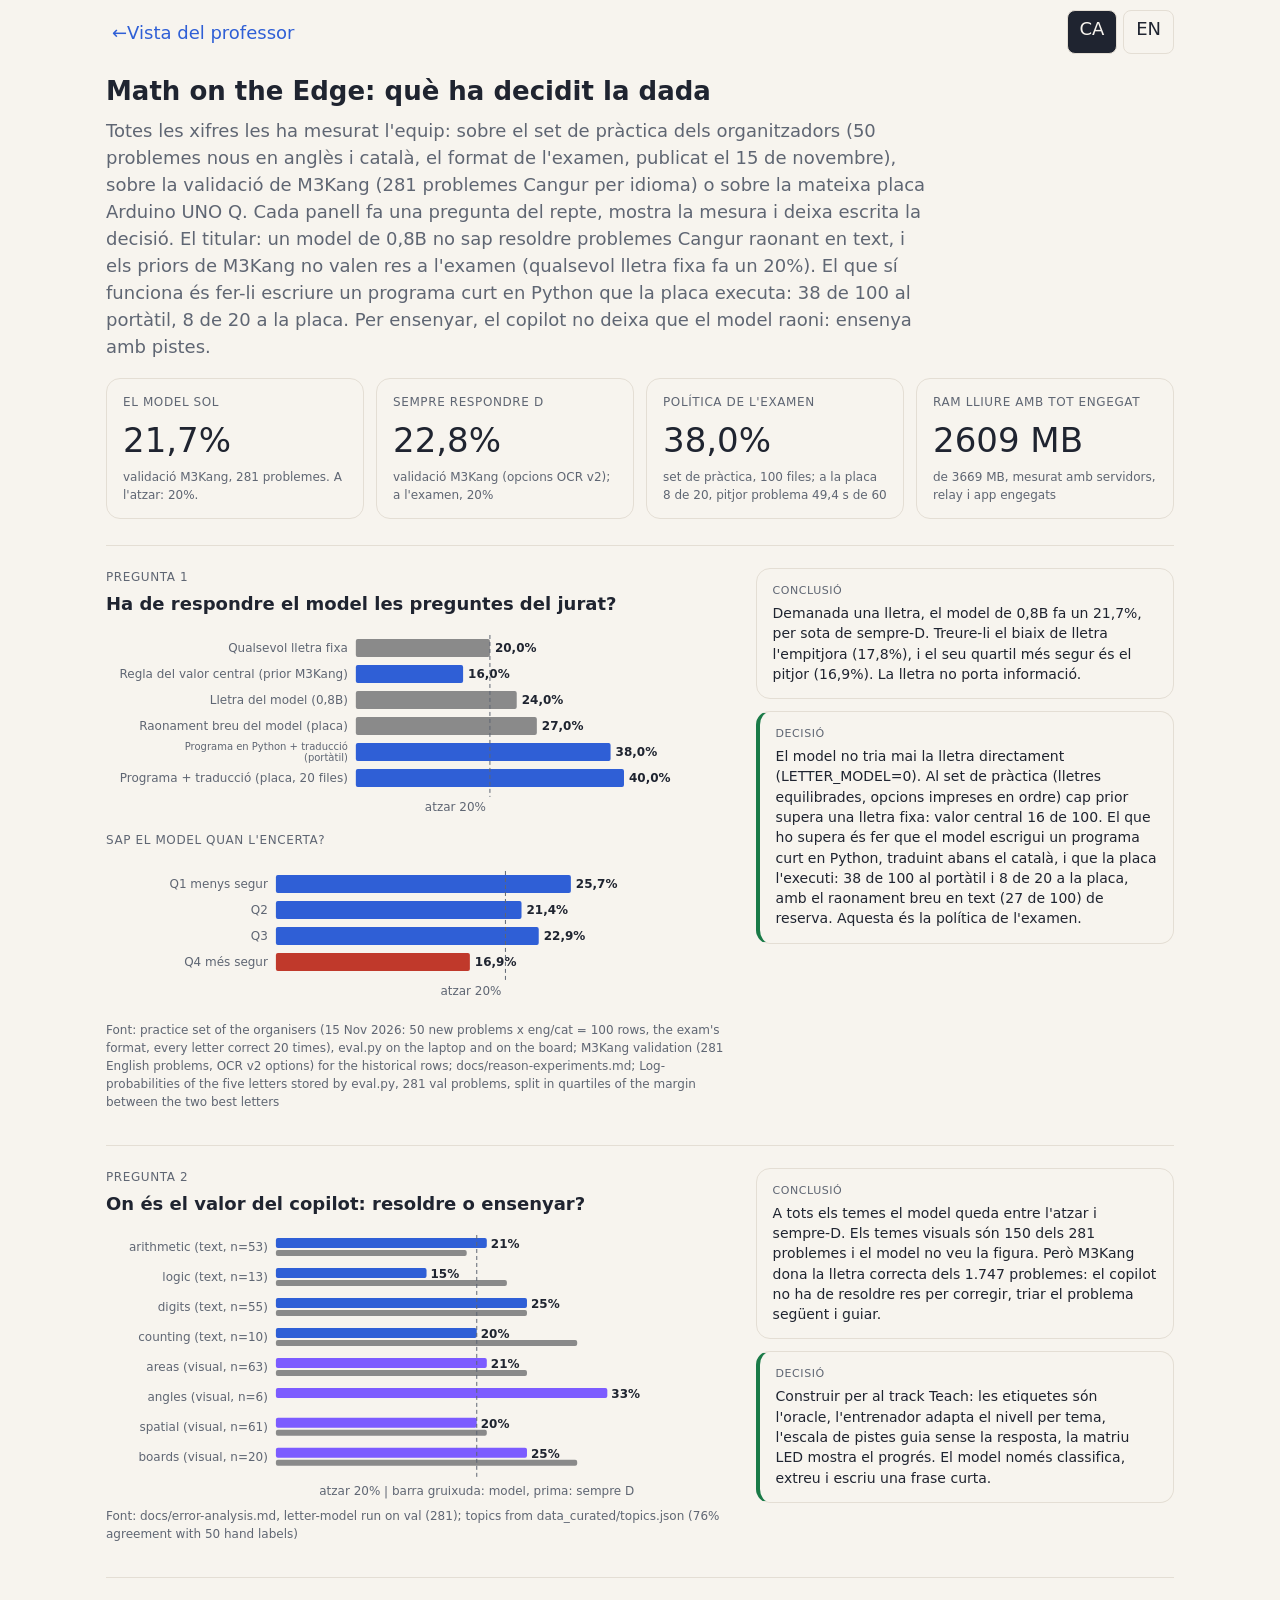
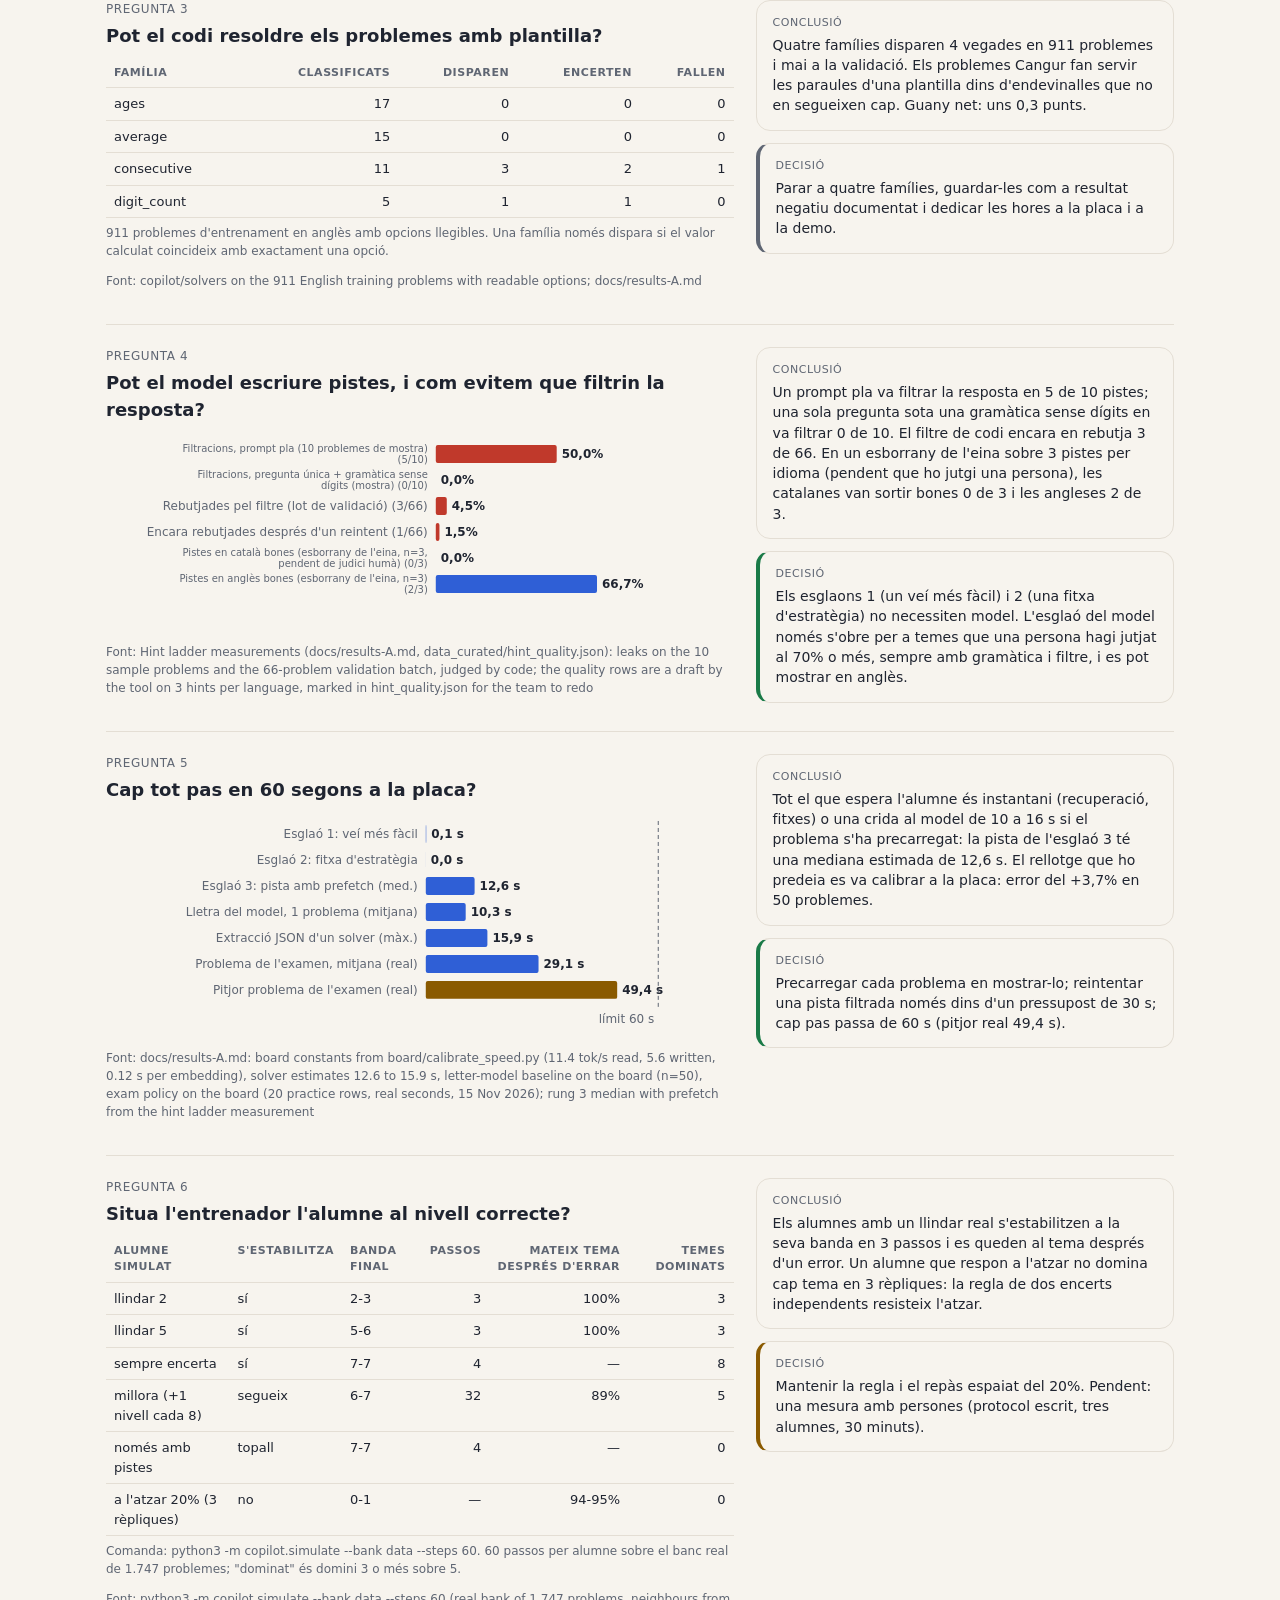
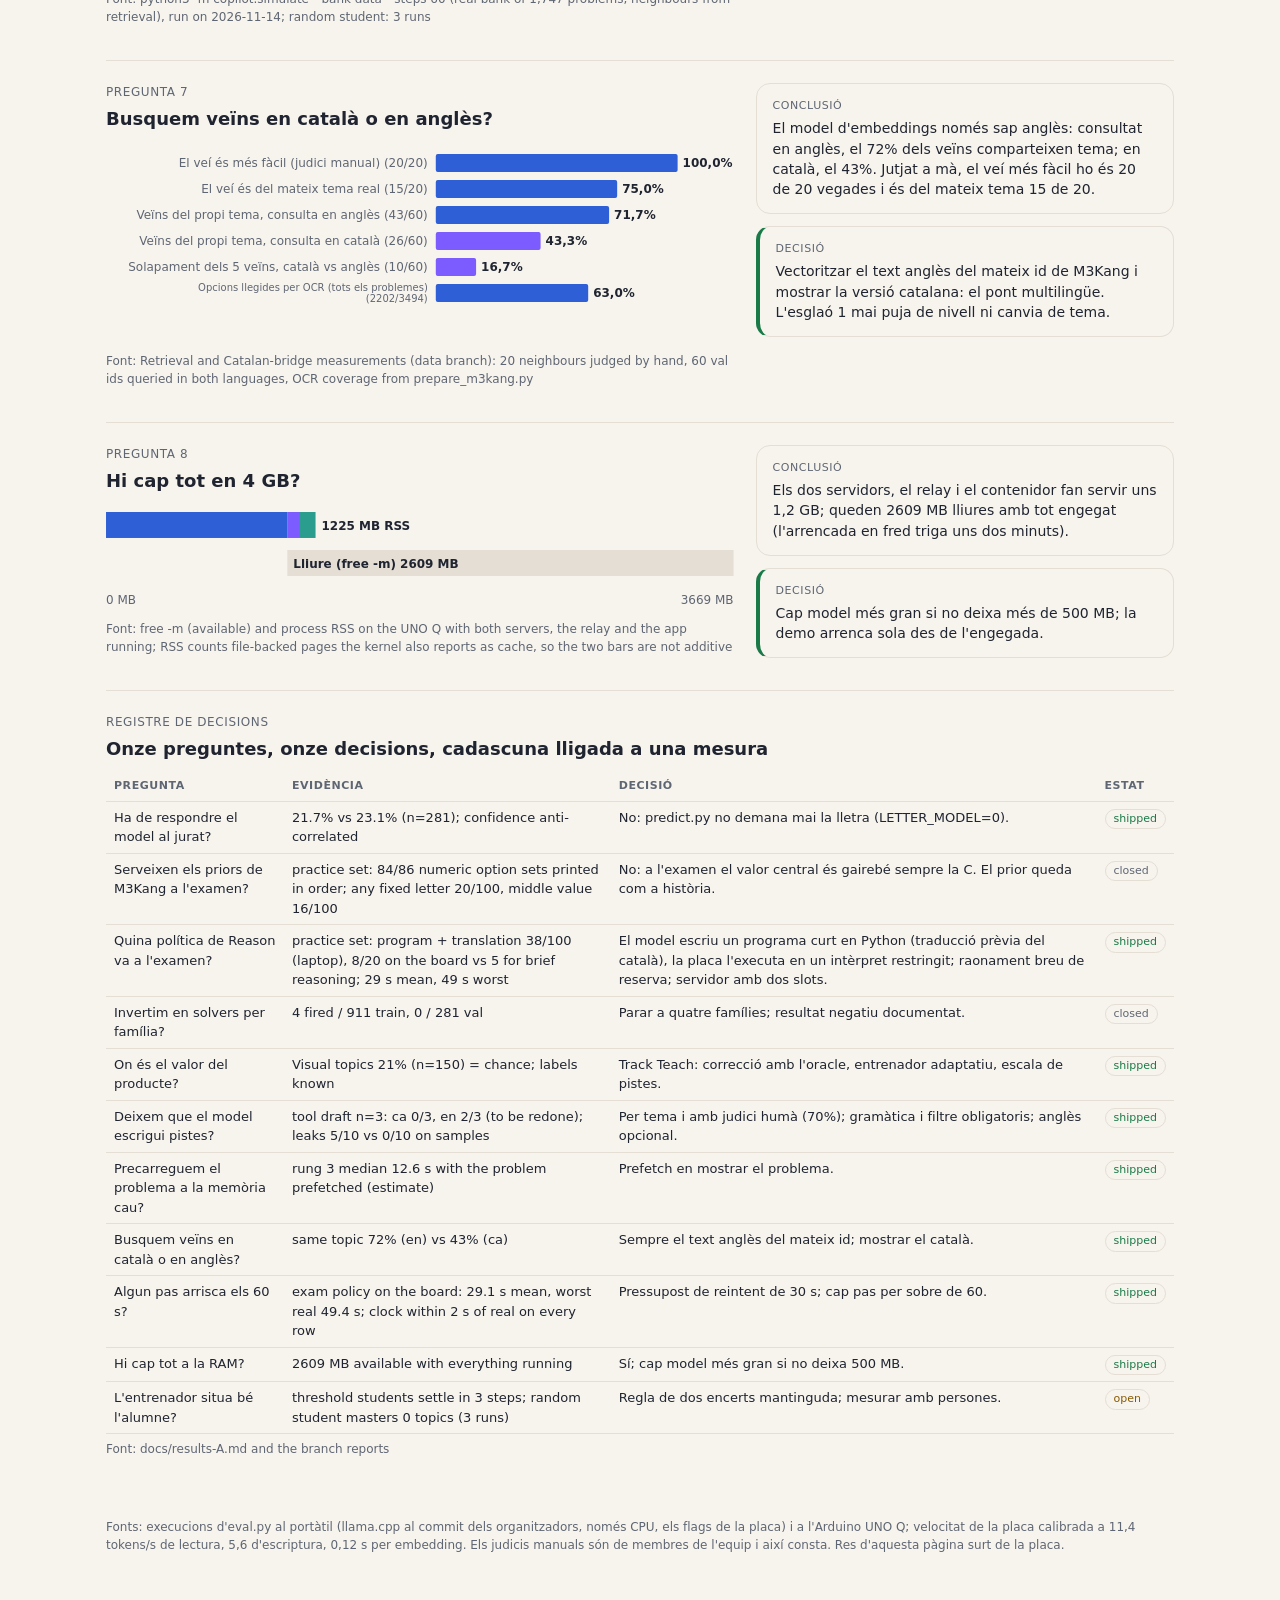
<file: assets/dashboard.html>
<!doctype html>
<html lang="ca">
<head>
<meta charset="utf-8">
<meta name="viewport" content="width=device-width, initial-scale=1">
<title>Quadre de decisions</title>
<link rel="stylesheet" href="theme.css">
<link rel="stylesheet" href="style.css">
<style>
  /* Decision dashboard: one question per panel, the measurement, the conclusion, the decision.
     No network, no libraries: the board is offline. Data is embedded below with its source. */
  main.dash { max-width: 1100px; margin: 0 auto; padding: 0 16px 48px; }
  .dash h1 { font-size: 26px; margin: 18px 0 6px; }
  .dash .lede { color: var(--muted); max-width: 72ch; margin: 0 0 18px; }
  .dash .tiles { display: grid; grid-template-columns: repeat(auto-fit, minmax(190px, 1fr)); gap: 12px; margin-bottom: 26px; }
  .dash .tile { background: var(--card); border: 1px solid var(--line); border-radius: 14px; padding: 14px 16px; }
  .dash .tile .k { font-size: 12px; color: var(--muted); text-transform: uppercase; letter-spacing: .05em; }
  .dash .tile .v { font-size: 34px; font-variant-numeric: tabular-nums; margin: 4px 0 2px; }
  .dash .tile .s { font-size: 12px; color: var(--muted); }
  .dash section.q { border-top: 1px solid var(--line); padding: 22px 0; display: grid; grid-template-columns: minmax(0, 3fr) minmax(0, 2fr); gap: 22px; }
  @media (max-width: 760px) { .dash section.q { grid-template-columns: 1fr; } }
  .dash .ql { font-size: 12px; color: var(--muted); text-transform: uppercase; letter-spacing: .05em; margin: 0 0 4px; }
  .dash h2 { font-size: 18px; margin: 0 0 10px; }
  .dash .chart { position: relative; }
  .dash .chart svg { width: 100%; height: auto; display: block; }
  .dash .chart text { font: 12px system-ui, sans-serif; fill: var(--muted); }
  .dash .chart text.val { fill: var(--ink); font-weight: 600; }
  .dash .tip { position: absolute; display: none; pointer-events: none; background: var(--card); border: 1px solid var(--line); border-radius: 8px; padding: 4px 8px; font-size: 12px; white-space: nowrap; z-index: 2; }
  .dash .verdict { display: grid; gap: 12px; align-content: start; }
  .dash .box { background: var(--card); border: 1px solid var(--line); border-radius: 14px; padding: 14px 16px; font-size: 14px; line-height: 1.45; }
  .dash .box .h { font-size: 11px; text-transform: uppercase; letter-spacing: .05em; color: var(--muted); margin-bottom: 4px; }
  .dash .box.decision { border-left: 4px solid var(--ok); }
  .dash .box.decision.open { border-left-color: #8a5a00; }
  .dash .box.decision.closed { border-left-color: var(--muted); }
  .dash .num { font-variant-numeric: tabular-nums; font-weight: 600; }
  .dash table { border-collapse: collapse; width: 100%; font-size: 13px; font-variant-numeric: tabular-nums; }
  .dash th, .dash td { text-align: left; padding: 6px 8px; border-bottom: 1px solid var(--line); vertical-align: top; }
  .dash th { font-size: 11px; color: var(--muted); text-transform: uppercase; letter-spacing: .05em; }
  .dash td.r, .dash th.r { text-align: right; }
  .dash .wrap { overflow-x: auto; }
  .dash .pill { display: inline-block; padding: 1px 8px; border-radius: 999px; font-size: 11px; border: 1px solid var(--line); }
  .dash .pill.shipped { color: var(--ok); } .dash .pill.open { color: #8a5a00; } .dash .pill.closed { color: var(--muted); }
  .dash .src { color: var(--muted); font-size: 12px; margin-top: 6px; }
  .dash .foot { color: var(--muted); font-size: 12px; margin-top: 26px; }
  .dash .langbar { display: flex; gap: 8px; align-items: center; justify-content: space-between; flex-wrap: wrap; margin-top: 10px; }
  .dash .langbar a { text-decoration: none; display: inline-flex; align-items: center; min-height: 44px; padding: 0 6px; }
  .dash button.lang { font: inherit; min-height: 44px; min-width: 44px; padding: 4px 12px; border-radius: 8px; border: 1px solid var(--line); background: var(--card); color: var(--ink); cursor: pointer; }
  .dash button.lang[aria-pressed="true"] { background: var(--ink); color: var(--card); }
</style>
</head>
<body>
<main class="dash">
  <div class="langbar">
    <a href="teacher.html" id="back">← <span data-t="back"></span></a>
    <span><button class="lang" id="lang-ca" aria-pressed="true">CA</button> <button class="lang" id="lang-en" aria-pressed="false">EN</button></span>
  </div>
  <h1 data-t="title"></h1>
  <p class="lede" data-t="lede"></p>
  <div class="tiles" id="tiles"></div>
  <div id="panels"></div>
  <p class="foot" data-t="foot"></p>
</main>

<script>
// ---- Data: every number was measured by the team; "src" says where. ----
// Places tied to the shipped Reason policy (middle-value rule); change together if another policy wins:
// (1) T.*.lede, (2) tile 3 (t3/t3s) and the policies rows with set "board", (3) T.*.d1, (4) decisions row 1 evidence,
// (5) decisions row 2, (6) the policies legend. All numbers are read from DATA.policies.
const DATA = {
  policies: { src: "practice set of the organisers (15 Nov 2026: 50 new problems x eng/cat = 100 rows, the exam's format, every letter correct 20 times), eval.py on the laptop and on the board; M3Kang validation (281 English problems, OCR v2 options) for the historical rows; docs/reason-experiments.md",
    rows: [
      {set: "val", policy_ca: "Sempre D (M3Kang val)", policy_en: "Always D (M3Kang val)", acc: 22.8, n: 281, kind: "floor"},
      {set: "val", policy_ca: "A l'atzar", policy_en: "Random", acc: 20.0, n: 281, kind: "floor"},
      {set: "val", policy_ca: "Lletra del model (0,8B)", policy_en: "Model letter (0.8B)", acc: 21.7, n: 281, kind: "llm"},
      {set: "val", policy_ca: "Biaix de lletra corregit", policy_en: "Letter bias corrected", acc: 17.8, n: 281, kind: "llm"},
      {set: "val", policy_ca: "Regla del valor central (M3Kang val)", policy_en: "Middle-value rule (M3Kang val)", acc: 24.9, n: 281, kind: "code"},
      {set: "practice", policy_ca: "Qualsevol lletra fixa", policy_en: "Any fixed letter", acc: 20.0, n: 100, kind: "floor"},
      {set: "practice", policy_ca: "Regla del valor central (prior M3Kang)", policy_en: "Middle-value rule (M3Kang prior)", acc: 16.0, n: 100, kind: "code"},
      {set: "practice", policy_ca: "Lletra del model (0,8B)", policy_en: "Model letter (0.8B)", acc: 24.0, n: 100, kind: "llm"},
      {set: "practice", policy_ca: "Raonament breu del model (placa)", policy_en: "Brief reasoning by the model (board)", acc: 27.0, n: 100, kind: "llm"},
      {set: "practice", policy_ca: "Programa en Python + traducció (portàtil)", policy_en: "Python program + translation (laptop)", acc: 38.0, n: 100, kind: "code"},
      {set: "practice", policy_ca: "Programa + traducció (placa, 20 files)", policy_en: "Program + translation (board, 20 rows)", acc: 40.0, n: 20, kind: "code"},
      {set: "board", policy_ca: "Sempre D (placa, M3Kang 562)", policy_en: "Always D (board, M3Kang 562)", acc: 23.1, n: 562, kind: "floor"},
      {set: "board", policy_ca: "Política de l'examen (placa, pràctica 20)", policy_en: "Exam policy (board, practice 20)", acc: 40.0, n: 20, kind: "code"}]},
  confidence: { src: "Log-probabilities of the five letters stored by eval.py, 281 val problems, split in quartiles of the margin between the two best letters",
    rows: [{q_ca: "Q1 menys segur", q_en: "Q1 least confident", acc: 25.7}, {q_ca: "Q2", q_en: "Q2", acc: 21.4}, {q_ca: "Q3", q_en: "Q3", acc: 22.9}, {q_ca: "Q4 més segur", q_en: "Q4 most confident", acc: 16.9}]},
  topics: { src: "docs/error-analysis.md, letter-model run on val (281); topics from data_curated/topics.json (76% agreement with 50 hand labels)",
    rows: [
      {topic: "arithmetic", kind: "text", n: 53, acc: 21, d: 19}, {topic: "logic", kind: "text", n: 13, acc: 15, d: 23},
      {topic: "digits", kind: "text", n: 55, acc: 25, d: 25}, {topic: "counting", kind: "text", n: 10, acc: 20, d: 30},
      {topic: "areas", kind: "visual", n: 63, acc: 21, d: 25}, {topic: "angles", kind: "visual", n: 6, acc: 33, d: 0},
      {topic: "spatial", kind: "visual", n: 61, acc: 20, d: 21}, {topic: "boards", kind: "visual", n: 20, acc: 25, d: 30}]},
  solvers: { src: "copilot/solvers on the 911 English training problems with readable options; docs/results-A.md",
    rows: [{family: "ages", c: 17, f: 0, r: 0, w: 0}, {family: "average", c: 15, f: 0, r: 0, w: 0}, {family: "consecutive", c: 11, f: 3, r: 2, w: 1}, {family: "digit_count", c: 5, f: 1, r: 1, w: 0}]},
  latency: { src: "docs/results-A.md: board constants from board/calibrate_speed.py (11.4 tok/s read, 5.6 written, 0.12 s per embedding), solver estimates 12.6 to 15.9 s, letter-model baseline on the board (n=50), exam policy on the board (20 practice rows, real seconds, 15 Nov 2026); rung 3 median with prefetch from the hint ladder measurement",
    rows: [
      {step_ca: "Esglaó 1: veí més fàcil", step_en: "Rung 1: easier neighbour", s: 0.12},
      {step_ca: "Esglaó 2: fitxa d'estratègia", step_en: "Rung 2: strategy card", s: 0.01},
      {step_ca: "Esglaó 3: pista amb prefetch (med.)", step_en: "Rung 3: hint with prefetch (median)", full_ca: "Esglaó 3: pista del model amb prefetch, mediana, estimació", full_en: "Rung 3: model hint with prefetch, median, estimate", s: 12.6},
      {step_ca: "Lletra del model, 1 problema (mitjana)", step_en: "Letter model, 1 problem (mean)", full_ca: "Lletra del model, un problema, mitjana real a la placa, n=50", full_en: "Letter model, one problem, real mean on the board, n=50", s: 10.3},
      {step_ca: "Extracció JSON d'un solver (màx.)", step_en: "Solver JSON extraction (max)", full_ca: "Extracció JSON d'un solver, màxim, estimació 12,6 a 15,9 s", full_en: "Solver JSON extraction, max, estimate 12.6 to 15.9 s", s: 15.9},
      {step_ca: "Problema de l'examen, mitjana (real)", step_en: "Exam problem, mean (real)", full_ca: "Política de l'examen (programa + traducció, raonament de reserva), mitjana real a la placa, 20 files de pràctica", full_en: "Exam policy (program + translation, reasoning fallback), real mean on the board, 20 practice rows", s: 29.1},
      {step_ca: "Pitjor problema de l'examen (real)", step_en: "Worst exam problem (real)", full_ca: "Pitjor problema de les 20 files de pràctica a la placa amb la política de l'examen, real", full_en: "Worst of the 20 practice rows on the board with the exam policy, real", s: 49.4, worst: true}]},
  hints: { src: "Hint ladder measurements (docs/results-A.md, data_curated/hint_quality.json): leaks on the 10 sample problems and the 66-problem validation batch, judged by code; the quality rows are a draft by the tool on 3 hints per language, marked in hint_quality.json for the team to redo",
    rows: [
      {m_ca: "Filtracions, prompt pla (10 problemes de mostra)", m_en: "Leaks, plain prompt (10 sample problems)", v: 5, of: 10, bad: true},
      {m_ca: "Filtracions, pregunta única + gramàtica sense dígits (mostra)", m_en: "Leaks, single question + digit-free grammar (sample)", v: 0, of: 10, bad: true},
      {m_ca: "Rebutjades pel filtre (lot de validació)", m_en: "Rejected by the filter (validation batch)", v: 3, of: 66, bad: true},
      {m_ca: "Encara rebutjades després d'un reintent", m_en: "Still rejected after one retry", v: 1, of: 66, bad: true},
      {m_ca: "Pistes en català bones (esborrany de l'eina, n=3, pendent de judici humà)", m_en: "Catalan hints good (tool draft, n=3, awaiting human judgment)", v: 0, of: 3, bad: false},
      {m_ca: "Pistes en anglès bones (esborrany de l'eina, n=3)", m_en: "English hints good (tool draft, n=3)", v: 2, of: 3, bad: false}]},
  ram: { src: "free -m (available) and process RSS on the UNO Q with both servers, the relay and the app running; RSS counts file-backed pages the kernel also reports as cache, so the two bars are not additive",
    total: 3669, rows: [{c_ca: "Servidor LLM (Qwen3.5 0,8B)", c_en: "LLM server (Qwen3.5 0.8B)", mb: 1059}, {c_ca: "Embeddings (bge-small)", c_en: "Embeddings (bge-small)", mb: 75}, {c_ca: "Contenidor App Lab", c_en: "App Lab container", mb: 91}, {c_ca: "Lliure (free -m)", c_en: "Available (free -m)", mb: 2609, free: true}]},
  trainer: { src: "python3 -m copilot.simulate --bank data --steps 60 (real bank of 1,747 problems, neighbours from retrieval), run on 2026-11-14; random student: 3 runs",
    rows: [
      {s_ca: "llindar 2", s_en: "threshold 2", conv_ca: "sí", conv_en: "yes", band: "2-3", steps: 3, same: 100, mastered: 3},
      {s_ca: "llindar 5", s_en: "threshold 5", conv_ca: "sí", conv_en: "yes", band: "5-6", steps: 3, same: 100, mastered: 3},
      {s_ca: "sempre encerta", s_en: "always right", conv_ca: "sí", conv_en: "yes", band: "7-7", steps: 4, same: null, mastered: 8},
      {s_ca: "millora (+1 nivell cada 8)", s_en: "improving (+1 level / 8)", conv_ca: "segueix", conv_en: "follows", band: "6-7", steps: 32, same: 89, mastered: 5},
      {s_ca: "només amb pistes", s_en: "hints only", conv_ca: "topall", conv_en: "capped", band: "7-7", steps: 4, same: null, mastered: 0},
      {s_ca: "a l'atzar 20% (3 rèpliques)", s_en: "random 20% (3 runs)", conv_ca: "no", conv_en: "no", band: "0-1", steps: null, same: "94-95", mastered: 0}]},
  retrieval: { src: "Retrieval and Catalan-bridge measurements (data branch): 20 neighbours judged by hand, 60 val ids queried in both languages, OCR coverage from prepare_m3kang.py",
    rows: [
      {m_ca: "El veí és més fàcil (judici manual)", m_en: "Neighbour is easier (hand judged)", v: 20, of: 20},
      {m_ca: "El veí és del mateix tema real", m_en: "Neighbour on the same real topic", v: 15, of: 20},
      {m_ca: "Veïns del propi tema, consulta en anglès", m_en: "Neighbours in own topic, English query", v: 43, of: 60},
      {m_ca: "Veïns del propi tema, consulta en català", m_en: "Neighbours in own topic, Catalan query", v: 26, of: 60, cat: true},
      {m_ca: "Solapament dels 5 veïns, català vs anglès", m_en: "Top-5 overlap, Catalan vs English", v: 10, of: 60, cat: true},
      {m_ca: "Opcions llegides per OCR (tots els problemes)", m_en: "Options read by OCR (all problems)", v: 2202, of: 3494}]},
  decisions: { src: "docs/results-A.md and the branch reports", rows: [
    {q_ca: "Ha de respondre el model al jurat?", q_en: "Should the model answer the jury?", e: "21.7% vs 23.1% (n=281); confidence anti-correlated", d_ca: "No: predict.py no demana mai la lletra (LETTER_MODEL=0).", d_en: "No: predict.py never asks for the letter (LETTER_MODEL=0).", st: "shipped"},
    {q_ca: "Serveixen els priors de M3Kang a l'examen?", q_en: "Do the M3Kang priors carry to the exam?", e: "practice set: 84/86 numeric option sets printed in order; any fixed letter 20/100, middle value 16/100", d_ca: "No: a l'examen el valor central és gairebé sempre la C. El prior queda com a història.", d_en: "No: on the exam the middle value is almost always C. The prior stays as history.", st: "closed"},
    {q_ca: "Quina política de Reason va a l'examen?", q_en: "Which Reason policy goes to the exam?", e: "practice set: program + translation 38/100 (laptop), 8/20 on the board vs 5 for brief reasoning; 29 s mean, 49 s worst", d_ca: "El model escriu un programa curt en Python (traducció prèvia del català), la placa l'executa en un intèrpret restringit; raonament breu de reserva; servidor amb dos slots.", d_en: "The model writes a short Python program (Catalan translated first), the board runs it in a restricted interpreter; brief reasoning as fallback; two server slots.", st: "shipped"},
    {q_ca: "Invertim en solvers per família?", q_en: "Invest in family solvers?", e: "4 fired / 911 train, 0 / 281 val", d_ca: "Parar a quatre famílies; resultat negatiu documentat.", d_en: "Stop at four families; documented negative result.", st: "closed"},
    {q_ca: "On és el valor del producte?", q_en: "Where is the product value?", e: "Visual topics 21% (n=150) = chance; labels known", d_ca: "Track Teach: correcció amb l'oracle, entrenador adaptatiu, escala de pistes.", d_en: "Teach track: oracle correction, adaptive trainer, hint ladder.", st: "shipped"},
    {q_ca: "Deixem que el model escrigui pistes?", q_en: "Let the model write hints?", e: "tool draft n=3: ca 0/3, en 2/3 (to be redone); leaks 5/10 vs 0/10 on samples", d_ca: "Per tema i amb judici humà (70%); gramàtica i filtre obligatoris; anglès opcional.", d_en: "Per topic by human judgment (70%); grammar and filter mandatory; English optional.", st: "shipped"},
    {q_ca: "Precarreguem el problema a la memòria cau?", q_en: "Prefetch the problem into the cache?", e: "rung 3 median 12.6 s with the problem prefetched (estimate)", d_ca: "Prefetch en mostrar el problema.", d_en: "Prefetch on problem load.", st: "shipped"},
    {q_ca: "Busquem veïns en català o en anglès?", q_en: "Search neighbours in Catalan or English?", e: "same topic 72% (en) vs 43% (ca)", d_ca: "Sempre el text anglès del mateix id; mostrar el català.", d_en: "Always the English text of the same id; show Catalan.", st: "shipped"},
    {q_ca: "Algun pas arrisca els 60 s?", q_en: "Does any step risk 60 s?", e: "exam policy on the board: 29.1 s mean, worst real 49.4 s; clock within 2 s of real on every row", d_ca: "Pressupost de reintent de 30 s; cap pas per sobre de 60.", d_en: "Retry budget 30 s; no step above 60.", st: "shipped"},
    {q_ca: "Hi cap tot a la RAM?", q_en: "Does everything fit in RAM?", e: "2609 MB available with everything running", d_ca: "Sí; cap model més gran si no deixa 500 MB.", d_en: "Yes; no bigger model unless it leaves 500 MB.", st: "shipped"},
    {q_ca: "L'entrenador situa bé l'alumne?", q_en: "Does the trainer place students right?", e: "threshold students settle in 3 steps; random student masters 0 topics (3 runs)", d_ca: "Regla de dos encerts mantinguda; mesurar amb persones.", d_en: "Two-wins rule kept; measure with people next.", st: "open"}]}
};

const T = {
  ca: {
    back: "Vista del professor", title: "Math on the Edge: què ha decidit la dada",
    lede: "Totes les xifres les ha mesurat l'equip: sobre el set de pràctica dels organitzadors (50 problemes nous en anglès i català, el format de l'examen, publicat el 15 de novembre), sobre la validació de M3Kang (281 problemes Cangur per idioma) o sobre la mateixa placa Arduino UNO Q. Cada panell fa una pregunta del repte, mostra la mesura i deixa escrita la decisió. El titular: un model de 0,8B no sap resoldre problemes Cangur raonant en text, i els priors de M3Kang no valen res a l'examen (qualsevol lletra fixa fa un 20%). El que sí funciona és fer-li escriure un programa curt en Python que la placa executa: 38 de 100 al portàtil, 8 de 20 a la placa. Per ensenyar, el copilot no deixa que el model raoni: ensenya amb pistes.",
    t1: "El model sol", t1s: "validació M3Kang, 281 problemes. A l'atzar: 20%.", t2: "Sempre respondre D", t2s: "validació M3Kang (opcions OCR v2); a l'examen, 20%", t3: "Política de l'examen", t3s: "set de pràctica, 100 files; a la placa 8 de 20, pitjor problema {w} s de 60", t4: "RAM lliure amb tot engegat", t4s: "de 3669 MB, mesurat amb servidors, relay i app engegats",
    q1: "Ha de respondre el model les preguntes del jurat?", q1b: "Sap el model quan l'encerta?",
    c1: "Demanada una lletra, el model de 0,8B fa un {a}%, per sota de sempre-D. Treure-li el biaix de lletra l'empitjora ({b}%), i el seu quartil més segur és el pitjor ({c}%). La lletra no porta informació.",
    d1: "El model no tria mai la lletra directament (LETTER_MODEL=0). Al set de pràctica (lletres equilibrades, opcions impreses en ordre) cap prior supera una lletra fixa: valor central 16 de 100. El que ho supera és fer que el model escrigui un programa curt en Python, traduint abans el català, i que la placa l'executi: 38 de 100 al portàtil i 8 de 20 a la placa, amb el raonament breu en text (27 de 100) de reserva. Aquesta és la política de l'examen.",
    q2: "On és el valor del copilot: resoldre o ensenyar?", c2: "A tots els temes el model queda entre l'atzar i sempre-D. Els temes visuals són {v} dels 281 problemes i el model no veu la figura. Però M3Kang dona la lletra correcta dels 1.747 problemes: el copilot no ha de resoldre res per corregir, triar el problema següent i guiar.",
    d2: "Construir per al track Teach: les etiquetes són l'oracle, l'entrenador adapta el nivell per tema, l'escala de pistes guia sense la resposta, la matriu LED mostra el progrés. El model només classifica, extreu i escriu una frase curta.",
    q3: "Pot el codi resoldre els problemes amb plantilla?", c3: "Quatre famílies disparen {f} vegades en 911 problemes i mai a la validació. Els problemes Cangur fan servir les paraules d'una plantilla dins d'endevinalles que no en segueixen cap. Guany net: uns 0,3 punts.", d3: "Parar a quatre famílies, guardar-les com a resultat negatiu documentat i dedicar les hores a la placa i a la demo.",
    s3: "911 problemes d'entrenament en anglès amb opcions llegibles. Una família només dispara si el valor calculat coincideix amb exactament una opció.",
    q4: "Pot el model escriure pistes, i com evitem que filtrin la resposta?", c4: "Un prompt pla va filtrar la resposta en {a} de 10 pistes; una sola pregunta sota una gramàtica sense dígits en va filtrar {b} de 10. El filtre de codi encara en rebutja {c} de 66. En un esborrany de l'eina sobre 3 pistes per idioma (pendent que ho jutgi una persona), les catalanes van sortir bones {d} de 3 i les angleses 2 de 3.",
    d4: "Els esglaons 1 (un veí més fàcil) i 2 (una fitxa d'estratègia) no necessiten model. L'esglaó del model només s'obre per a temes que una persona hagi jutjat al 70% o més, sempre amb gramàtica i filtre, i es pot mostrar en anglès.",
    q5: "Cap tot pas en 60 segons a la placa?", c5: "Tot el que espera l'alumne és instantani (recuperació, fitxes) o una crida al model de 10 a 16 s si el problema s'ha precarregat: la pista de l'esglaó 3 té una mediana estimada de {a} s. El rellotge que ho predeia es va calibrar a la placa: error del +3,7% en 50 problemes.", d5: "Precarregar cada problema en mostrar-lo; reintentar una pista filtrada només dins d'un pressupost de 30 s; cap pas passa de 60 s (pitjor real {b} s).",
    q6: "Situa l'entrenador l'alumne al nivell correcte?", c6: "Els alumnes amb un llindar real s'estabilitzen a la seva banda en 3 passos i es queden al tema després d'un error. Un alumne que respon a l'atzar no domina cap tema en 3 rèpliques: la regla de dos encerts independents resisteix l'atzar.", d6: "Mantenir la regla i el repàs espaiat del 20%. Pendent: una mesura amb persones (protocol escrit, tres alumnes, 30 minuts).",
    s6: "Comanda: python3 -m copilot.simulate --bank data --steps 60. 60 passos per alumne sobre el banc real de 1.747 problemes; \"dominat\" és domini 3 o més sobre 5.",
    q7: "Busquem veïns en català o en anglès?", c7: "El model d'embeddings només sap anglès: consultat en anglès, el {a}% dels veïns comparteixen tema; en català, el {b}%. Jutjat a mà, el veí més fàcil ho és 20 de 20 vegades i és del mateix tema 15 de 20.", d7: "Vectoritzar el text anglès del mateix id de M3Kang i mostrar la versió catalana: el pont multilingüe. L'esglaó 1 mai puja de nivell ni canvia de tema.",
    q8: "Hi cap tot en 4 GB?", c8: "Els dos servidors, el relay i el contenidor fan servir uns 1,2 GB; queden {a} MB lliures amb tot engegat (l'arrencada en fred triga uns dos minuts).", d8: "Cap model més gran si no deixa més de 500 MB; la demo arrenca sola des de l'engegada.",
    log: "Registre de decisions", logh: "Onze preguntes, onze decisions, cadascuna lligada a una mesura",
    thQ: "Pregunta", thE: "Evidència", thD: "Decisió", thS: "Estat", conclusion: "Conclusió", decision: "Decisió", question: "Pregunta",
    thFam: "Família", thCls: "Classificats", thFire: "Disparen", thR: "Encerten", thW: "Fallen",
    thStu: "Alumne simulat", thConv: "S'estabilitza", thBand: "Banda final", thSteps: "Passos", thSame: "Mateix tema després d'errar", thMast: "Temes dominats",
    legendTopics: "atzar 20%  |  barra gruixuda: model, prima: sempre D", limit: "límit 60 s", floorRand: "atzar 20%", floorD: "sempre D", source: "Font",
    foot: "Fonts: execucions d'eval.py al portàtil (llama.cpp al commit dels organitzadors, només CPU, els flags de la placa) i a l'Arduino UNO Q; velocitat de la placa calibrada a 11,4 tokens/s de lectura, 5,6 d'escriptura, 0,12 s per embedding. Els judicis manuals són de membres de l'equip i així consta. Res d'aquesta pàgina surt de la placa."
  },
  en: {
    back: "Teacher view", title: "Math on the Edge: what the data decided",
    lede: "Every figure was measured by our team: on the organisers' practice set (50 new problems in English and Catalan, the exam's format, published on 15 November), on the M3Kang validation split (281 Kangaroo problems per language) or on the Arduino UNO Q itself. Each panel asks one question the challenge poses, shows the measurement and records the decision. The headline: a 0.8B model cannot solve Kangaroo problems by reasoning in prose, and the M3Kang priors are worth nothing on the exam (any fixed letter scores 20%). What works is making it write a short Python program the board executes: 38 of 100 on the laptop, 8 of 20 on the board. For teaching, the copilot never lets the model reason: it teaches with hints.",
    t1: "Model on its own", t1s: "M3Kang validation, 281 problems. Random: 20%.", t2: "Always answer D", t2s: "M3Kang validation (OCR v2 options); on the exam, 20%", t3: "Exam policy", t3s: "practice set, 100 rows; on the board 8 of 20, worst problem {w} s of 60", t4: "RAM free with everything running", t4s: "of 3669 MB, measured with servers, relay and app running",
    q1: "Should the language model answer the jury's problems?", q1b: "Does the model know when it is right?",
    c1: "Asked for a letter, the 0.8B model scores {a}%, below always-D. Removing its letter bias makes it worse ({b}%), and its most confident quartile is its worst ({c}%). The letter carries no information.",
    d1: "The model never picks the letter directly (LETTER_MODEL=0). On the practice set (balanced letters, options printed in order) no prior beats a fixed letter: middle value 16 of 100. What does is making the model write a short Python program, Catalan translated first, that the board executes: 38 of 100 on the laptop and 8 of 20 on the board, with brief reasoning in prose (27 of 100) as the fallback. That is the exam policy.",
    q2: "Where is the copilot's value: solving or teaching?", c2: "On every topic the model sits between random and always-D. Visual topics are {v} of the 281 problems and the model cannot see the figure. Yet M3Kang gives the correct letter of all 1,747 problems: the copilot does not need to solve anything to correct, choose the next problem and guide.",
    d2: "Build for the Teach track: the labels are the oracle, the trainer adapts the level per topic, the hint ladder guides without the answer, the LED matrix shows progress. The model only classifies, extracts and writes one short sentence.",
    q3: "Can code solve the templated problems?", c3: "Four families fire {f} times in 911 problems and never on validation. Kangaroo problems use the words of a template inside puzzles that follow none. Net gain: about 0.3 points.", d3: "Stop at four families, keep them as the documented negative result, spend the remaining hours on the board and the demo.",
    s3: "911 English training problems with readable options. A family fires only when its computed value matches exactly one option.",
    q4: "May the model write hints, and how do we keep them from leaking the answer?", c4: "A plain prompt leaked the answer in {a} of 10 hints; one question under a digit-free grammar leaked {b} of 10. The code filter still rejects {c} of 66. In a tool draft on 3 hints per language (awaiting a person's judgment), Catalan hints came out good {d} of 3 and English 2 of 3.",
    d4: "Rung 1 (an easier neighbour) and rung 2 (a strategy card) need no model. The model's rung opens only for topics a person has judged at 70% or better, always under the grammar and the filter, and may be shown in English.",
    q5: "Does every step fit in 60 seconds on the board?", c5: "Everything the student waits for is instant (retrieval, cards) or a model call of 10 to 16 s when the problem was prefetched: the rung-3 hint has an estimated median of {a} s. The clock that predicted these numbers was calibrated on the board: error +3.7% over 50 problems.", d5: "Prefetch every problem as it is shown; retry a leaking hint only within a 30 s budget; no step crosses 60 s (worst real {b} s).",
    q6: "Does the trainer place a student at the right level?", c6: "Students with a true threshold settle in their band in 3 steps and stay on topic after a miss. A student answering at random masters no topic in 3 runs: the two-independent-wins rule holds against guessing.", d6: "Keep the rule and the 20% spaced review. Still open: a measurement with people (protocol written, three students, 30 minutes).",
    s6: "Command: python3 -m copilot.simulate --bank data --steps 60. 60 steps per student on the real bank of 1,747 problems; \"mastered\" is mastery 3 or more on the 0-5 scale.",
    q7: "Search neighbours in Catalan or in English?", c7: "The embedding model is English-only: queried in English, {a}% of neighbours share the problem's topic; in Catalan, {b}%. Hand-judged, the easier neighbour is easier 20 of 20 times and on the same topic 15 of 20.", d7: "Embed the English text of the same M3Kang id, show the Catalan version: the multilingual bridge. Rung 1 never climbs a level or changes topic.",
    q8: "Does it all fit in 4 GB?", c8: "Both servers, the relay and the container use about 1.2 GB; {a} MB stay free with everything running (a cold boot takes about two minutes).", d8: "No larger model unless it leaves more than 500 MB free; the demo runs from boot with nothing started by hand.",
    log: "Decision log", logh: "Eleven questions, eleven decisions, each tied to a measurement",
    thQ: "Question", thE: "Evidence", thD: "Decision", thS: "Status", conclusion: "Conclusion", decision: "Decision", question: "Question",
    thFam: "Family", thCls: "Classified", thFire: "Fired", thR: "Right", thW: "Wrong",
    thStu: "Simulated student", thConv: "Settles", thBand: "Final band", thSteps: "Steps", thSame: "Same topic after a miss", thMast: "Topics mastered",
    legendTopics: "random 20%  |  thick bar: model, thin: always D", limit: "60 s limit", floorRand: "random 20%", floorD: "always D", source: "Source",
    foot: "Sources: eval.py runs on the laptop (llama.cpp at the organizers' commit, CPU only, the board's flags) and on the Arduino UNO Q; board speed calibrated at 11.4 tokens/s read, 5.6 written, 0.12 s per embedding. Hand judgments are by team members and say so. Nothing on this page leaves the board."
  }
};

let lang = "ca";
try { lang = localStorage.getItem("dash-lang") || "ca"; } catch (e) {}
const t = (k, vars) => (T[lang][k] || k).replace(/\{(\w+)\}/g, (_, v) => vars && v in vars ? vars[v] : "");
const f1 = x => (Math.round(x * 10) / 10).toLocaleString(lang === "ca" ? "ca-ES" : "en-GB", {minimumFractionDigits: 1, maximumFractionDigits: 1});
const L = (row, key) => row[key + "_" + lang] ?? row[key];
const SVGNS = "http://www.w3.org/2000/svg";
function el(tag, attrs, text) { const e = document.createElementNS(SVGNS, tag); for (const k in attrs) e.setAttribute(k, attrs[k]); if (text != null) e.textContent = text; return e; }
function h(tag, cls, text) { const e = document.createElement(tag); if (cls) e.className = cls; if (text != null) e.textContent = text; return e; }
function tipOf(box) { let tp = box.querySelector(".tip"); if (!tp) { tp = h("div", "tip"); box.appendChild(tp); } return tp; }
function attachTip(box, rect, text) { const tp = tipOf(box); rect.addEventListener("mousemove", e => { tp.textContent = text; tp.style.display = "block"; const r = box.getBoundingClientRect(); tp.style.left = Math.min(e.clientX - r.left + 12, r.width - tp.offsetWidth - 4) + "px"; tp.style.top = (e.clientY - r.top - 30) + "px"; }); rect.addEventListener("mouseleave", () => tp.style.display = "none"); }

// Horizontal bars drawn to one scale; every label names a reached value.
function hbars(box, rows, label, value, o) {
  o = Object.assign({max: null, left: 160, unit: "", refs: [], color: () => "var(--accent)"}, o);
  const w = Math.max(320, box.clientWidth || 600), rowH = 26, top = 8, hgt = top + rows.length * rowH + 40;
  const left = Math.min(o.left, w * 0.55), max = o.max || Math.max(...rows.map(value)) * 1.15;
  const x = v => left + (w - left - 56) * (v / max);
  const svg = el("svg", {viewBox: `0 0 ${w} ${hgt}`, role: "img"});
  const maxChars = Math.max(10, Math.floor((left - 10) / 6.2));
  rows.forEach((r, i) => { const y = top + i * rowH; const lab = label(r);
    if (lab.length <= maxChars) svg.appendChild(el("text", {x: left - 8, y: y + 17, "text-anchor": "end"}, lab));
    else { const cut = lab.lastIndexOf(" ", maxChars); const a = lab.slice(0, cut > 0 ? cut : maxChars), b = lab.slice(cut > 0 ? cut + 1 : maxChars, cut > 0 ? cut + 1 + maxChars : 2 * maxChars);
      svg.appendChild(el("text", {x: left - 8, y: y + 11, "text-anchor": "end", style: "font-size:10px"}, a)); svg.appendChild(el("text", {x: left - 8, y: y + 22, "text-anchor": "end", style: "font-size:10px"}, b + (lab.length > a.length + 1 + b.length ? "…" : ""))); }
    const rect = el("rect", {x: x(0), y: y + 4, width: Math.max(0, x(value(r)) - x(0)), height: 18, rx: 2, style: "fill:" + o.color(r)});
    svg.appendChild(rect); attachTip(box, rect, `${(o.full ? o.full(r) : null) || lab}: ${f1(value(r))}${o.unit}`);
    svg.appendChild(el("text", {x: x(value(r)) + 5, y: y + 17, class: "val"}, f1(value(r)) + o.unit)); });
  o.refs.forEach((rf, i) => { svg.appendChild(el("line", {x1: x(rf.v), x2: x(rf.v), y1: top, y2: hgt - 34, style: "stroke:var(--muted);stroke-dasharray:4 3"})); svg.appendChild(el("text", {x: x(rf.v) + (i % 2 ? 4 : -4), y: hgt - 20 + (i % 2) * 14, "text-anchor": i % 2 ? "start" : "end"}, rf.t)); });
  svg.setAttribute("aria-label", rows.map(r => `${label(r)} ${f1(value(r))}${o.unit}`).join("; "));
  box.replaceChildren(svg);
}
function topicsChart(box) {
  const rows = DATA.topics.rows, w = Math.max(320, box.clientWidth || 600), rowH = 30, left = Math.min(170, w * 0.45), top = 8, hgt = top + rows.length * rowH + 26;
  const x = v => left + (w - left - 56) * (v / 40); const svg = el("svg", {viewBox: `0 0 ${w} ${hgt}`, role: "img", "aria-label": rows.map(r => `${r.topic} ${r.acc}% vs always D ${r.d}%`).join("; ")});
  rows.forEach((r, i) => { const y = top + i * rowH;
    svg.appendChild(el("text", {x: left - 8, y: y + 16, "text-anchor": "end"}, `${r.topic} (${r.kind}, n=${r.n})`));
    const a = el("rect", {x: x(0), y: y + 3, width: x(r.acc) - x(0), height: 10, rx: 2, style: "fill:" + (r.kind === "visual" ? "#7c5cff" : "var(--accent)")}); svg.appendChild(a);
    attachTip(box, a, `${r.topic}: ${lang === "ca" ? "model" : "model"} ${r.acc}%, ${t("floorD")} ${r.d}%, n=${r.n}`);
    svg.appendChild(el("rect", {x: x(0), y: y + 15, width: x(r.d) - x(0), height: 6, rx: 2, style: "fill:#8a8a8a"}));
    svg.appendChild(el("text", {x: x(r.acc) + 4, y: y + 13, class: "val"}, r.acc + "%")); });
  svg.appendChild(el("line", {x1: x(20), x2: x(20), y1: top, y2: hgt - 22, style: "stroke:var(--muted);stroke-dasharray:4 3"}));
  svg.appendChild(el("text", {x: x(20), y: hgt - 6, "text-anchor": "middle"}, t("legendTopics")));
  box.replaceChildren(svg);
}
function ramChart(box) {
  const rows = DATA.ram.rows, total = DATA.ram.total, w = Math.max(320, box.clientWidth || 600); const svg = el("svg", {viewBox: `0 0 ${w} 110`, role: "img", "aria-label": rows.map(r => `${L(r, "c")} ${r.mb} MB`).join("; ")});
  const colors = ["var(--accent)", "#7c5cff", "#2a9d8f"]; const x = v => w * v / total; let acc = 0;
  rows.filter(r => !r.free).forEach((r, i) => { const rect = el("rect", {x: x(acc), y: 8, width: Math.max(0, x(r.mb)), height: 26, style: "fill:" + colors[i]}); svg.appendChild(rect); attachTip(box, rect, `${L(r, "c")}: ${r.mb} MB`); const lbl = `${L(r, "c")} ${r.mb} MB`; if (x(r.mb) > lbl.length * 7 + 12) svg.appendChild(el("text", {x: x(acc) + 6, y: 26, class: "val", style: "fill:#fff"}, lbl)); acc += r.mb; });
  svg.appendChild(el("text", {x: x(acc) + 6, y: 26, class: "val"}, `${acc} MB RSS`));
  const free = rows.find(r => r.free); const fr = el("rect", {x: x(total - free.mb), y: 46, width: x(free.mb), height: 26, style: "fill:var(--line)"}); svg.appendChild(fr); attachTip(box, fr, `${L(free, "c")}: ${free.mb} MB`);
  svg.appendChild(el("text", {x: x(total - free.mb) + 6, y: 64, class: "val"}, `${L(free, "c")} ${free.mb} MB`));
  svg.appendChild(el("text", {x: 0, y: 100}, "0 MB")); svg.appendChild(el("text", {x: w, y: 100, "text-anchor": "end"}, `${total} MB`));
  box.replaceChildren(svg);
}
function table(cols, rows, keyf) { const wrap = h("div", "wrap"); const tb = h("table"); const thead = h("thead"); const tr = h("tr"); cols.forEach(c => { const th = h("th", c.r ? "r" : "", c.h); tr.appendChild(th); }); thead.appendChild(tr); tb.appendChild(thead); const body = h("tbody"); rows.forEach(r => { const row = h("tr"); cols.forEach(c => { const td = h("td", c.r ? "r" : ""); const v = c.v(r); if (c.pill) { const p = h("span", "pill " + v, v); td.appendChild(p); } else td.textContent = v == null ? "—" : String(v); row.appendChild(td); }); body.appendChild(row); }); tb.appendChild(body); wrap.appendChild(tb); return wrap; }
function panel(id, n, q, chartFn, conclusion, decision, status, extra) {
  const s = h("section", "q"); s.id = id; const left = h("div"); left.appendChild(h("p", "ql", `${t("question")} ${n}`)); left.appendChild(h("h2", "", q));
  const box = h("div", "chart"); left.appendChild(box); if (extra) extra(left); left.appendChild(h("p", "src", `${t("source")}: ${chartFn.src}`));
  const right = h("div", "verdict"); const c = h("div", "box"); c.appendChild(h("div", "h", t("conclusion"))); c.appendChild(document.createTextNode(conclusion)); right.appendChild(c);
  const d = h("div", "box decision " + (status || "")); d.appendChild(h("div", "h", t("decision"))); d.appendChild(document.createTextNode(decision)); right.appendChild(d);
  s.appendChild(left); s.appendChild(right); document.getElementById("panels").appendChild(s); requestAnimationFrame(() => chartFn(box));
  return s;
}
function render() {
  document.documentElement.lang = lang; document.querySelectorAll("[data-t]").forEach(e => e.textContent = t(e.dataset.t));
  document.getElementById("lang-ca").setAttribute("aria-pressed", lang === "ca"); document.getElementById("lang-en").setAttribute("aria-pressed", lang === "en");
  const P = DATA.policies.rows, val = P.filter(r => r.set === "val"), g = (set, i) => P.filter(r => r.set === set)[i];
  const worst = DATA.latency.rows.find(r => r.worst).s, free = DATA.ram.rows.find(r => r.free).mb;
  const tiles = document.getElementById("tiles"); tiles.replaceChildren();
  [[t("t1"), f1(val[2].acc) + "%", t("t1s")], [t("t2"), f1(val[0].acc) + "%", t("t2s")], [t("t3"), f1(g("practice", 4).acc) + "%", t("t3s", {w: f1(worst)})], [t("t4"), free + " MB", t("t4s")]].forEach(([k, v, s]) => { const d = h("div", "tile"); d.appendChild(h("div", "k", k)); d.appendChild(h("div", "v", v)); d.appendChild(h("div", "s", s)); tiles.appendChild(d); });
  document.getElementById("panels").replaceChildren();
  const polFn = box => { hbars(box, P.filter(r => r.set === "practice"), r => L(r, "policy"), r => r.acc, {max: 48, left: 250, unit: "%", refs: [{v: 20, t: t("floorRand")}], color: r => r.kind === "llm" ? "#8a8a8a" : r.kind === "floor" ? "#8a8a8a" : "var(--accent)"});
    const b2 = h("div", "chart"); b2.style.marginTop = "14px"; box.parentNode.insertBefore(b2, box.nextSibling); b2.insertAdjacentElement("beforebegin", h("p", "ql", t("q1b")));
    hbars(b2, DATA.confidence.rows, r => L(r, "q"), r => r.acc, {max: 35, left: 170, unit: "%", refs: [{v: 20, t: t("floorRand")}], color: r => r.acc < 20 ? "#c0392b" : "var(--accent)"}); };
  polFn.src = DATA.policies.src + "; " + DATA.confidence.src;
  panel("q-model", 1, t("q1"), polFn, t("c1", {a: f1(val[2].acc), b: f1(val[3].acc), c: f1(DATA.confidence.rows[3].acc)}), t("d1", {n: Math.round(g("board", 1).acc / 100 * 562)}), "shipped");
  const topFn = box => topicsChart(box); topFn.src = DATA.topics.src;
  panel("q-topics", 2, t("q2"), topFn, t("c2", {v: DATA.topics.rows.filter(r => r.kind === "visual").reduce((a, r) => a + r.n, 0)}), t("d2"), "shipped");
  const solFn = box => box.replaceChildren(table([{h: t("thFam"), v: r => r.family}, {h: t("thCls"), v: r => r.c, r: 1}, {h: t("thFire"), v: r => r.f, r: 1}, {h: t("thR"), v: r => r.r, r: 1}, {h: t("thW"), v: r => r.w, r: 1}], DATA.solvers.rows)); solFn.src = DATA.solvers.src;
  panel("q-solvers", 3, t("q3"), solFn, t("c3", {f: DATA.solvers.rows.reduce((a, r) => a + r.f, 0)}), t("d3"), "closed", left => left.appendChild(h("p", "src", t("s3"))));
  const hintFn = box => hbars(box, DATA.hints.rows, r => `${L(r, "m")} (${r.v}/${r.of})`, r => 100 * r.v / r.of, {max: 100, left: 330, unit: "%", color: r => r.bad ? "#c0392b" : "var(--accent)"}); hintFn.src = DATA.hints.src;
  const H = DATA.hints.rows; panel("q-hints", 4, t("q4"), hintFn, t("c4", {a: H[0].v, b: H[1].v, c: H[2].v, d: H[4].v}), t("d4"), "shipped");
  const latFn = box => hbars(box, DATA.latency.rows, r => L(r, "step"), r => r.s, {max: 65, left: 320, unit: " s", full: r => L(r, "full"), refs: [{v: 60, t: t("limit")}], color: r => r.s > 30 ? "#8a5a00" : "var(--accent)"}); latFn.src = DATA.latency.src;
  panel("q-latency", 5, t("q5"), latFn, t("c5", {a: f1(DATA.latency.rows[2].s)}), t("d5", {b: f1(worst)}), "shipped");
  const trFn = box => box.replaceChildren(table([{h: t("thStu"), v: r => L(r, "s")}, {h: t("thConv"), v: r => L(r, "conv")}, {h: t("thBand"), v: r => r.band}, {h: t("thSteps"), v: r => r.steps, r: 1}, {h: t("thSame"), v: r => r.same == null ? null : String(r.same) + "%", r: 1}, {h: t("thMast"), v: r => r.mastered, r: 1}], DATA.trainer.rows)); trFn.src = DATA.trainer.src;
  panel("q-trainer", 6, t("q6"), trFn, t("c6"), t("d6"), "open", left => left.appendChild(h("p", "src", t("s6"))));
  const R = DATA.retrieval.rows; const retFn = box => hbars(box, R, r => `${L(r, "m")} (${r.v}/${r.of})`, r => 100 * r.v / r.of, {max: 100, left: 330, unit: "%", color: r => r.cat ? "#7c5cff" : "var(--accent)"}); retFn.src = DATA.retrieval.src;
  panel("q-retrieval", 7, t("q7"), retFn, t("c7", {a: Math.round(100 * R[2].v / R[2].of), b: Math.round(100 * R[3].v / R[3].of)}), t("d7"), "shipped");
  const ramFn = box => ramChart(box); ramFn.src = DATA.ram.src;
  panel("q-ram", 8, t("q8"), ramFn, t("c8", {a: free}), t("d8"), "shipped");
  const log = h("section", "q"); log.id = "q-log"; log.style.gridTemplateColumns = "1fr"; const ld = h("div"); ld.appendChild(h("p", "ql", t("log"))); ld.appendChild(h("h2", "", t("logh")));
  ld.appendChild(table([{h: t("thQ"), v: r => L(r, "q")}, {h: t("thE"), v: r => r.e}, {h: t("thD"), v: r => L(r, "d")}, {h: t("thS"), v: r => r.st, pill: true}], DATA.decisions.rows)); ld.appendChild(h("p", "src", `${t("source")}: ${DATA.decisions.src}`)); log.appendChild(ld); document.getElementById("panels").appendChild(log);
}
document.getElementById("lang-ca").onclick = () => { lang = "ca"; try { localStorage.setItem("dash-lang", lang); } catch (e) {} render(); };
document.getElementById("lang-en").onclick = () => { lang = "en"; try { localStorage.setItem("dash-lang", lang); } catch (e) {} render(); };
let resizeTimer; window.addEventListener("resize", () => { clearTimeout(resizeTimer); resizeTimer = setTimeout(render, 150); });
render();
</script>
</body>
</html>
</file>
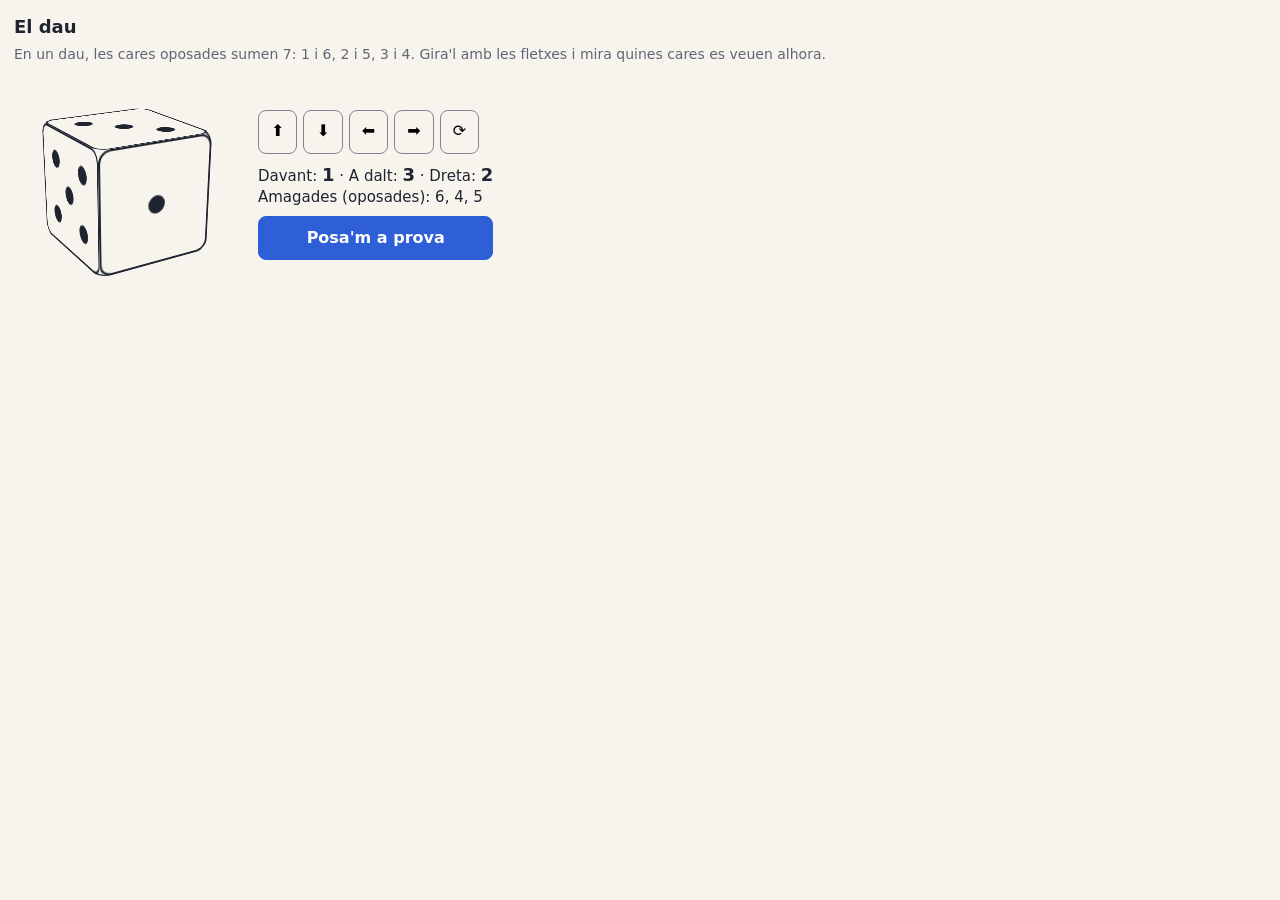
<file: assets/manip/dice.html>
<!doctype html>
<html lang="ca">
<head>
<meta charset="utf-8">
<meta name="viewport" content="width=device-width, initial-scale=1">
<title>El dau</title>
<link rel="stylesheet" href="../theme.css">
<style>
  body { margin: 0; padding: 14px; font: 16px/1.4 system-ui, sans-serif; color: var(--ink); background: var(--card); }
  h1 { font-size: 18px; margin: 0 0 6px; } p { margin: 4px 0 10px; color: var(--muted); font-size: 14px; }
  .wrap { display: flex; flex-wrap: wrap; gap: 24px; align-items: center; }
  .scene { width: 220px; height: 220px; perspective: 600px; }
  .cube { width: 120px; height: 120px; position: relative; margin: 50px; transform-style: preserve-3d; transition: transform .5s; }
  .face { position: absolute; width: 120px; height: 120px; background: var(--card); border: 2px solid var(--ink); border-radius: 12px; display: grid; grid-template-columns: repeat(3, 1fr); padding: 14px; box-sizing: border-box; }
  .face i { display: block; width: 18px; height: 18px; border-radius: 50%; background: var(--ink); margin: auto; visibility: hidden; }
  .face i.on { visibility: visible; }
  .f1 { transform: rotateY(0deg) translateZ(60px); } .f6 { transform: rotateY(180deg) translateZ(60px); }
  .f2 { transform: rotateY(90deg) translateZ(60px); } .f5 { transform: rotateY(-90deg) translateZ(60px); }
  .f3 { transform: rotateX(90deg) translateZ(60px); } .f4 { transform: rotateX(-90deg) translateZ(60px); }
  button { font: inherit; padding: 8px 12px; border: 1px solid var(--control); border-radius: 8px; background: var(--card); cursor: pointer; }
  button.primary { background: var(--accent); color: var(--accent-ink); border-color: var(--accent); font-weight: 600; }
  .controls { display: flex; flex-direction: column; gap: 8px; } .group { display: flex; gap: 6px; flex-wrap: wrap; }
  .info { font-size: 15px; } .info b { font-size: 18px; }
  .quiz { margin-top: 12px; padding: 10px; border: 1px solid var(--line); border-radius: 8px; } .quiz .opts { display: flex; gap: 8px; margin-top: 6px; }
  .verdict { font-weight: 600; min-height: 1.4em; }
  :focus-visible { outline: 3px solid var(--focus); outline-offset: 2px; }
  button { min-height: 44px; }
</style>
</head>
<body>
<h1 id="title"></h1>
<p id="intro"></p>
<div class="wrap">
  <div class="scene"><div class="cube" id="cube"></div></div>
  <div class="controls">
    <div class="group"><button id="up">⬆</button><button id="down">⬇</button><button id="left">⬅</button><button id="right">➡</button><button id="spin">⟳</button></div>
    <div class="info" id="info"></div>
    <button class="primary" id="quiz-btn"></button>
    <div class="quiz" id="quiz" hidden><div id="q-text"></div><div class="opts" id="q-opts"></div><div class="verdict" id="q-verdict"></div></div>
  </div>
</div>
<script>
const css = name => getComputedStyle(document.documentElement).getPropertyValue(name).trim();  // colour tokens for canvas and inline colours
const lang = new URLSearchParams(location.search).get("lang") === "eng" ? "eng" : "cat";
const T = {
  cat: {title: "El dau", intro: "En un dau, les cares oposades sumen 7: 1 i 6, 2 i 5, 3 i 4. Gira'l amb les fletxes i mira quines cares es veuen alhora.",
        front: "Davant", top: "A dalt", right: "Dreta", hidden: "Amagades (oposades)", quiz: "Posa'm a prova", q: "Quin nombre hi ha a la cara oposada al ", ok: "Exacte: sumen 7!", bad: "No: les cares oposades sumen 7."},
  eng: {title: "The die", intro: "On a die, opposite faces add up to 7: 1 and 6, 2 and 5, 3 and 4. Turn it with the arrows and see which faces are visible at the same time.",
        front: "Front", top: "Top", right: "Right", hidden: "Hidden (opposite)", quiz: "Test me", q: "Which number is on the face opposite to ", ok: "Exactly: they add up to 7!", bad: "No: opposite faces add up to 7."},
}[lang];
document.documentElement.lang = lang === "cat" ? "ca" : "en"; document.title = T.title;
document.getElementById("title").textContent = T.title; document.getElementById("intro").textContent = T.intro; document.getElementById("quiz-btn").textContent = T.quiz;
const PIPS = {1: [4], 2: [0, 8], 3: [0, 4, 8], 4: [0, 2, 6, 8], 5: [0, 2, 4, 6, 8], 6: [0, 2, 3, 5, 6, 8]};
const cube = document.getElementById("cube");
for (const n of [1, 2, 3, 4, 5, 6]) { const f = document.createElement("div"); f.className = "face f" + n; for (let i = 0; i < 9; i++) { const d = document.createElement("i"); if (PIPS[n].includes(i)) d.className = "on"; f.append(d); } cube.append(f); }
// orientation as the numbers on front, top, right; each quarter turn permutes them
let o = {front: 1, top: 3, right: 2}, rx = 0, ry = 0;
const opp = n => 7 - n;
function turn(dir) {
  if (dir === "up") { o = {front: o.top, top: opp(o.front), right: o.right}; rx -= 90; }
  if (dir === "down") { o = {front: opp(o.top), top: o.front, right: o.right}; rx += 90; }
  if (dir === "left") { o = {front: o.right, top: o.top, right: opp(o.front)}; ry -= 90; }
  if (dir === "right") { o = {front: opp(o.right), top: o.top, right: o.front}; ry += 90; }
  if (dir === "spin") { o = {front: o.front, top: o.right, right: opp(o.top)}; }
  render();
}
function render() {
  cube.style.transform = `rotateX(${-20 + rx}deg) rotateY(${30 + ry}deg)`;
  // the CSS cube shows fixed faces; relabel them to the logical orientation
  const map = {1: o.front, 6: opp(o.front), 3: o.top, 4: opp(o.top), 2: o.right, 5: opp(o.right)};
  for (const n of [1, 2, 3, 4, 5, 6]) { const f = cube.querySelector(".f" + n); [...f.children].forEach((d, i) => d.className = PIPS[map[n]].includes(i) ? "on" : ""); }
  document.getElementById("info").innerHTML = `${T.front}: <b>${o.front}</b> · ${T.top}: <b>${o.top}</b> · ${T.right}: <b>${o.right}</b><br>${T.hidden}: ${opp(o.front)}, ${opp(o.top)}, ${opp(o.right)}`;
}
for (const d of ["up", "down", "left", "right", "spin"]) document.getElementById(d).onclick = () => turn(d);
document.getElementById("quiz-btn").onclick = () => {
  const quiz = document.getElementById("quiz"); quiz.hidden = false; const n = 1 + Math.floor(Math.random() * 6);
  document.getElementById("q-text").textContent = T.q + n + "?"; document.getElementById("q-verdict").textContent = "";
  const opts = document.getElementById("q-opts"); opts.innerHTML = "";
  for (const k of [1, 2, 3, 4, 5, 6].filter(x => x !== n)) { const b = document.createElement("button"); b.textContent = k; b.onclick = () => { const ok = k === opp(n); document.getElementById("q-verdict").textContent = ok ? T.ok : T.bad; document.getElementById("q-verdict").style.color = ok ? css("--ok") : css("--bad"); }; opts.append(b); }
};
render();
</script>
</body>
</html>
</file>
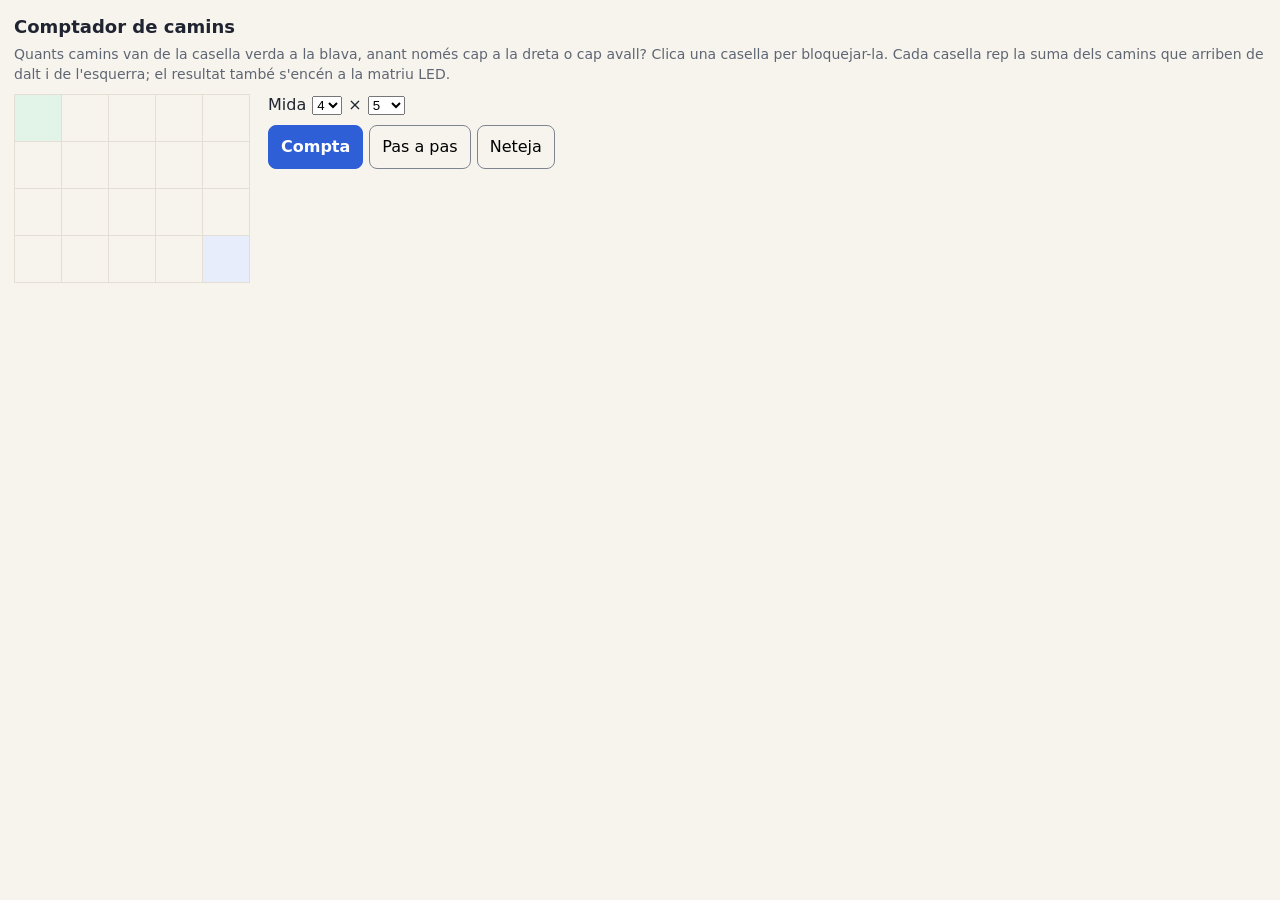
<file: assets/manip/paths.html>
<!doctype html>
<html lang="ca">
<head>
<meta charset="utf-8">
<meta name="viewport" content="width=device-width, initial-scale=1">
<title>Comptador de camins</title>
<link rel="stylesheet" href="../theme.css">
<style>
  body { margin: 0; padding: 14px; font: 16px/1.4 system-ui, sans-serif; color: var(--ink); background: var(--card); }
  h1 { font-size: 18px; margin: 0 0 6px; } p { margin: 4px 0 10px; color: var(--muted); font-size: 14px; }
  .wrap { display: flex; flex-wrap: wrap; gap: 18px; align-items: flex-start; }
  table { border-collapse: collapse; } td { width: 44px; height: 44px; border: 1px solid var(--line); text-align: center; font-weight: 600; cursor: pointer; user-select: none; }
  td.block { background: var(--ink); color: var(--ink); } td.start { background: var(--ok-bg); } td.end { background: var(--accent-soft); }
  td.lit { background: var(--warn-bg); } td.now { outline: 3px solid var(--accent); }
  button { font: inherit; padding: 8px 12px; border: 1px solid var(--control); border-radius: 8px; background: var(--card); cursor: pointer; }
  button.primary { background: var(--accent); color: var(--accent-ink); border-color: var(--accent); font-weight: 600; }
  .controls { display: flex; flex-direction: column; gap: 8px; } .group { display: flex; gap: 6px; flex-wrap: wrap; align-items: center; }
  .total { font-size: 20px; font-weight: 700; min-height: 1.4em; } .led { font-size: 13px; color: var(--muted); }
  :focus-visible { outline: 3px solid var(--focus); outline-offset: 2px; }
  button { min-height: 44px; }
</style>
</head>
<body>
<h1 id="title"></h1>
<p id="intro"></p>
<div class="wrap">
  <table id="grid"></table>
  <div class="controls">
    <div class="group"><span id="l-size"></span>
      <select id="rows"></select> × <select id="cols"></select></div>
    <div class="group"><button class="primary" id="count"></button><button id="step"></button><button id="clear"></button></div>
    <div class="total" id="total"></div>
    <div class="led" id="led"></div>
  </div>
</div>
<script>
const css = name => getComputedStyle(document.documentElement).getPropertyValue(name).trim();  // colour tokens for canvas and inline colours
const lang = new URLSearchParams(location.search).get("lang") === "eng" ? "eng" : "cat";
const T = {
  cat: {title: "Comptador de camins", intro: "Quants camins van de la casella verda a la blava, anant només cap a la dreta o cap avall? Clica una casella per bloquejar-la. Cada casella rep la suma dels camins que arriben de dalt i de l'esquerra; el resultat també s'encén a la matriu LED.",
        size: "Mida", count: "Compta", step: "Pas a pas", clear: "Neteja", total: "Camins: ", led: "Enviat a la matriu LED", ledErr: "No s'ha pogut dibuixar a la LED"},
  eng: {title: "Path counter", intro: "How many paths go from the green cell to the blue one, moving only right or down? Click a cell to block it. Each cell receives the sum of the paths arriving from above and from the left; the result also lights the LED matrix.",
        size: "Size", count: "Count", step: "Step by step", clear: "Clear", total: "Paths: ", led: "Sent to the LED matrix", ledErr: "Could not draw on the LED"},
}[lang];
document.documentElement.lang = lang === "cat" ? "ca" : "en"; document.title = T.title;
for (const [id, k] of [["title", "title"], ["intro", "intro"], ["l-size", "size"], ["count", "count"], ["step", "step"], ["clear", "clear"]]) document.getElementById(id).textContent = T[k];
let R = 4, C = 5, blocked = new Set(), counts = null, stepper = null;
const sel = (id, max, v) => { const s = document.getElementById(id); for (let i = 2; i <= max; i++) { const o = document.createElement("option"); o.textContent = i; s.append(o); } s.value = v; };
sel("rows", 8, R); sel("cols", 13, C);
function compute() {
  const g = Array.from({length: R}, () => Array(C).fill(0));
  for (let r = 0; r < R; r++) for (let c = 0; c < C; c++) {
    if (blocked.has(r + "," + c)) { g[r][c] = 0; continue; }
    if (r === 0 && c === 0) { g[r][c] = 1; continue; }
    g[r][c] = (r ? g[r - 1][c] : 0) + (c ? g[r][c - 1] : 0);
  }
  return g;
}
function render(upto) {
  const table = document.getElementById("grid"); table.innerHTML = "";
  for (let r = 0; r < R; r++) { const tr = document.createElement("tr");
    for (let c = 0; c < C; c++) { const td = document.createElement("td"); const key = r + "," + c;
      td.className = blocked.has(key) ? "block" : (r === 0 && c === 0 ? "start" : (r === R - 1 && c === C - 1 ? "end" : ""));
      const idx = r * C + c;
      if (counts && !blocked.has(key) && (upto === undefined || idx <= upto)) { td.textContent = counts[r][c]; td.classList.add("lit"); if (idx === upto) td.classList.add("now"); }
      td.onclick = () => { if (r === 0 && c === 0 || r === R - 1 && c === C - 1) return; blocked.has(key) ? blocked.delete(key) : blocked.add(key); counts = null; stop(); render(); document.getElementById("total").textContent = ""; };
      tr.append(td); } table.append(tr); }
}
async function sendLed(g) {
  try { await fetch("/api/led/path/" + encodeURIComponent(g.map(r => r.join(",")).join(";"))); document.getElementById("led").textContent = T.led; }
  catch (e) { document.getElementById("led").textContent = T.ledErr; }
}
function stop() { if (stepper) { clearInterval(stepper); stepper = null; } }
document.getElementById("count").onclick = () => { stop(); counts = compute(); render(); document.getElementById("total").textContent = T.total + counts[R - 1][C - 1]; sendLed(counts); };
document.getElementById("step").onclick = () => { stop(); counts = compute(); let i = -1; document.getElementById("total").textContent = "";
  stepper = setInterval(() => { i++; render(i); const partial = counts.map((row, r) => row.map((v, c) => r * C + c <= i ? v : 0)); if (i % 3 === 0 || i === R * C - 1) sendLed(partial);
    if (i >= R * C - 1) { stop(); document.getElementById("total").textContent = T.total + counts[R - 1][C - 1]; } }, 350); };
document.getElementById("clear").onclick = () => { stop(); blocked.clear(); counts = null; render(); document.getElementById("total").textContent = ""; };
document.getElementById("rows").onchange = e => { R = +e.target.value; blocked.clear(); counts = null; stop(); render(); };
document.getElementById("cols").onchange = e => { C = +e.target.value; blocked.clear(); counts = null; stop(); render(); };
render();
</script>
</body>
</html>
</file>
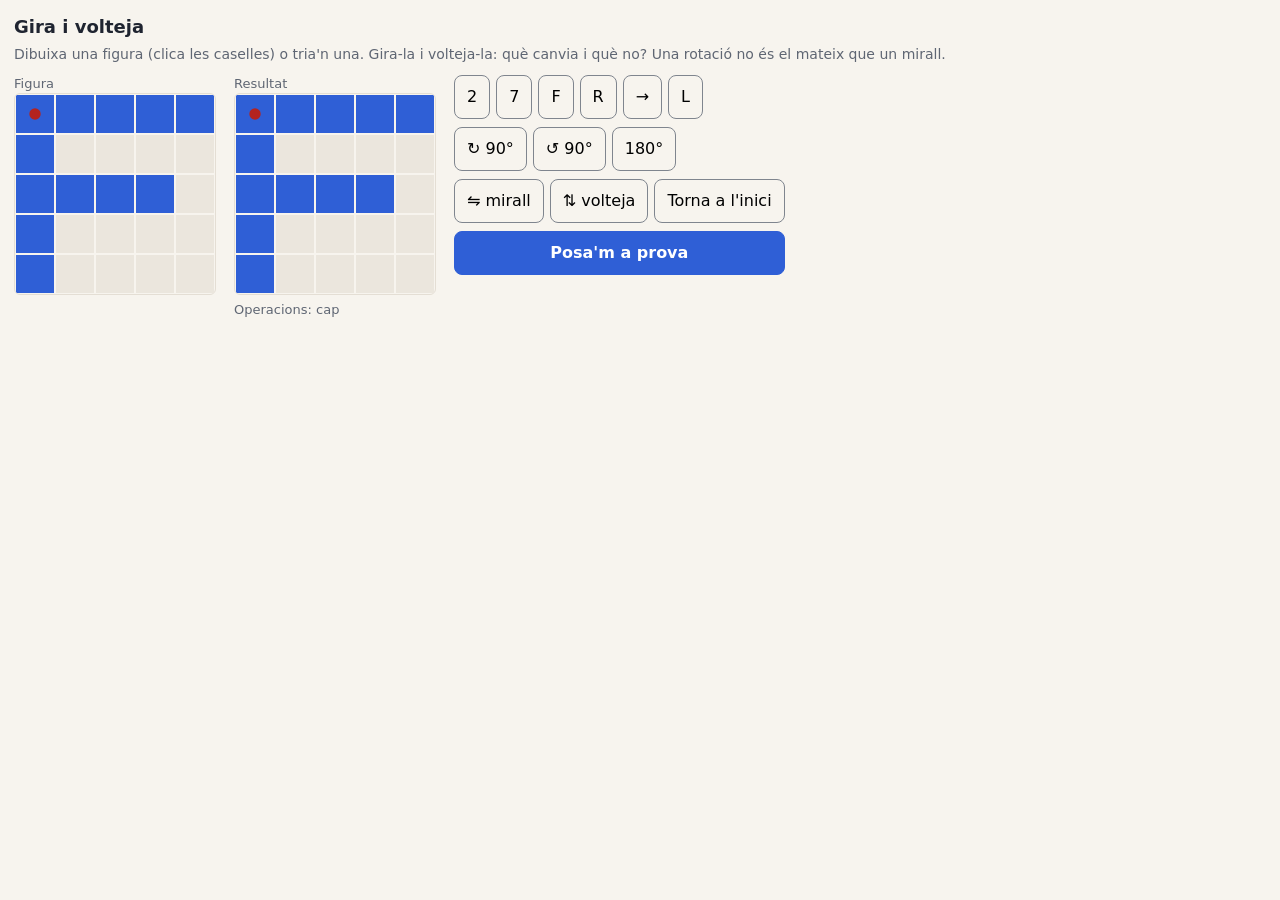
<file: assets/manip/rotate.html>
<!doctype html>
<html lang="ca">
<head>
<meta charset="utf-8">
<meta name="viewport" content="width=device-width, initial-scale=1">
<title>Gira i volteja</title>
<link rel="stylesheet" href="../theme.css">
<style>
  body { margin: 0; padding: 14px; font: 16px/1.4 system-ui, sans-serif; color: var(--ink); background: var(--card); }
  h1 { font-size: 18px; margin: 0 0 6px; }
  p { margin: 4px 0 10px; color: var(--muted); font-size: 14px; }
  .wrap { display: flex; flex-wrap: wrap; gap: 18px; align-items: flex-start; }
  canvas { border: 1px solid var(--line); border-radius: 6px; background: var(--card); touch-action: none; }
  .controls { display: flex; flex-direction: column; gap: 8px; }
  .controls .group { display: flex; gap: 6px; flex-wrap: wrap; }
  button { font: inherit; padding: 8px 12px; border: 1px solid var(--control); border-radius: 8px; background: var(--card); cursor: pointer; }
  button.primary { background: var(--accent); color: var(--accent-ink); border-color: var(--accent); font-weight: 600; }
  button.on { background: var(--accent-soft); border-color: var(--accent); }
  .label { font-size: 13px; color: var(--muted); }
  .quiz { margin-top: 10px; padding: 10px; border: 1px solid var(--line); border-radius: 8px; }
  .quiz .opts { display: flex; gap: 8px; flex-wrap: wrap; margin-top: 6px; }
  .quiz canvas { width: 70px; height: 70px; cursor: pointer; }
  .quiz canvas.right { outline: 3px solid var(--ok); } .quiz canvas.wrong { outline: 3px solid var(--bad); }
  .verdict { font-weight: 600; min-height: 1.4em; }
  :focus-visible { outline: 3px solid var(--focus); outline-offset: 2px; }
  button { min-height: 44px; }
</style>
</head>
<body>
<h1 id="title">Gira i volteja</h1>
<p id="intro">Dibuixa una figura (clica les caselles) o tria'n una. Gira-la i volteja-la: què canvia i què no? Una rotació no és el mateix que un mirall.</p>
<div class="wrap">
  <div>
    <div class="label" id="l-orig">Figura</div>
    <canvas id="orig" width="200" height="200"></canvas>
  </div>
  <div>
    <div class="label" id="l-res">Resultat</div>
    <canvas id="res" width="200" height="200"></canvas>
    <div class="label" id="ops"></div>
  </div>
  <div class="controls">
    <div class="group" id="presets"></div>
    <div class="group">
      <button id="cw">↻ 90°</button><button id="ccw">↺ 90°</button><button id="r180">180°</button>
    </div>
    <div class="group">
      <button id="fh" title="mirall horitzontal">⇋ <span data-i18n="flipH">mirall</span></button>
      <button id="fv" title="mirall vertical">⇅ <span data-i18n="flipV">volteja</span></button>
      <button id="reset" data-i18n="reset">Torna a l'inici</button>
    </div>
    <button class="primary" id="quiz-btn" data-i18n="quiz">Posa'm a prova</button>
  </div>
</div>
<div class="quiz" id="quiz" hidden>
  <div id="q-text"></div>
  <div class="opts" id="q-opts"></div>
  <div class="verdict" id="q-verdict"></div>
</div>
<script>
const css = name => getComputedStyle(document.documentElement).getPropertyValue(name).trim();  // colour tokens for canvas and inline colours
const lang = new URLSearchParams(location.search).get("lang") === "eng" ? "eng" : "cat";
const T = {
  cat: {title: "Gira i volteja", intro: "Dibuixa una figura (clica les caselles) o tria'n una. Gira-la i volteja-la: què canvia i què no? Una rotació no és el mateix que un mirall.",
        orig: "Figura", res: "Resultat", flipH: "mirall", flipV: "volteja", reset: "Torna a l'inici", quiz: "Posa'm a prova",
        q: "Quina d'aquestes és la figura girada 90° en sentit horari?", ok: "Molt bé! És la rotació.", bad: "No: aquesta és una reflexió (un mirall) o una altra rotació. Segueix un punt concret de la figura.",
        ops: "Operacions: ", none: "cap"},
  eng: {title: "Rotate and flip", intro: "Draw a shape (click the cells) or pick one. Rotate and flip it: what changes and what stays? A rotation is not a mirror.",
        orig: "Shape", res: "Result", flipH: "mirror", flipV: "flip", reset: "Back to start", quiz: "Test me",
        q: "Which of these is the shape rotated 90° clockwise?", ok: "Well done! That is the rotation.", bad: "No: that one is a mirror or another rotation. Follow one specific point of the shape.",
        ops: "Operations: ", none: "none"},
}[lang];
document.documentElement.lang = lang === "cat" ? "ca" : "en"; document.title = T.title;
document.getElementById("title").textContent = T.title; document.getElementById("intro").textContent = T.intro;
document.getElementById("l-orig").textContent = T.orig; document.getElementById("l-res").textContent = T.res;
document.querySelectorAll("[data-i18n]").forEach(el => el.textContent = T[el.dataset.i18n]);

const N = 5;
const PRESETS = {
  F: ["#####", "#....", "####.", "#....", "#...."], R: ["####.", "#...#", "####.", "#.#..", "#..##"],
  7: ["#####", "....#", "...#.", "..#..", ".#..."], 2: [".###.", "#...#", "...#.", "..#..", "#####"],
  "→": ["..#..", "...#.", "#####", "...#.", "..#.."], L: ["#....", "#....", "#....", "#....", "#####"],
};
let shape = PRESETS.F.map(r => [...r].map(c => c === "#" ? 1 : 0)), result = shape.map(r => [...r]), ops = [];
const rotCW = g => g[0].map((_, c) => g.map(r => r[c]).reverse());
const rotCCW = g => rotCW(rotCW(rotCW(g)));
const flipH = g => g.map(r => [...r].reverse());
const flipV = g => [...g].reverse();
const same = (a, b) => a.every((r, i) => r.every((v, j) => v === b[i][j]));

function draw(canvas, g, cell) {
  const ctx = canvas.getContext("2d"), s = cell || canvas.width / N;
  ctx.clearRect(0, 0, canvas.width, canvas.height);
  for (let r = 0; r < N; r++) for (let c = 0; c < N; c++) {
    ctx.fillStyle = g[r][c] ? css("--accent") : css("--card-2"); ctx.fillRect(c * s + 1, r * s + 1, s - 2, s - 2);
  }
  // a red dot marks one corner cell so the eye can follow it through the moves
  ctx.fillStyle = css("--bad"); const corner = findCorner(g); if (corner) ctx.beginPath(), ctx.arc(corner[1] * s + s / 2, corner[0] * s + s / 2, s / 7, 0, 7), ctx.fill();
}
function findCorner(g) { for (let r = 0; r < N; r++) for (let c = 0; c < N; c++) if (g[r][c]) return [r, c]; return null; }
function render() { draw(document.getElementById("orig"), shape); draw(document.getElementById("res"), result);
  document.getElementById("ops").textContent = T.ops + (ops.length ? ops.join(" → ") : T.none); }
function apply(fn, name) { result = fn(result); ops.push(name); render(); }
document.getElementById("cw").onclick = () => apply(rotCW, "↻90°");
document.getElementById("ccw").onclick = () => apply(rotCCW, "↺90°");
document.getElementById("r180").onclick = () => apply(g => rotCW(rotCW(g)), "180°");
document.getElementById("fh").onclick = () => apply(flipH, "⇋");
document.getElementById("fv").onclick = () => apply(flipV, "⇅");
document.getElementById("reset").onclick = () => { result = shape.map(r => [...r]); ops = []; render(); };
const presets = document.getElementById("presets");
for (const k of Object.keys(PRESETS)) { const b = document.createElement("button"); b.textContent = k; b.onclick = () => { shape = PRESETS[k].map(r => [...r].map(c => c === "#" ? 1 : 0)); result = shape.map(r => [...r]); ops = []; render(); }; presets.append(b); }
document.getElementById("orig").addEventListener("pointerdown", e => {
  const rect = e.target.getBoundingClientRect(), s = rect.width / N;
  const c = Math.floor((e.clientX - rect.left) / s), r = Math.floor((e.clientY - rect.top) / s);
  if (r >= 0 && r < N && c >= 0 && c < N) { shape[r][c] ^= 1; result = shape.map(x => [...x]); ops = []; render(); }
});
document.getElementById("quiz-btn").onclick = () => {
  const quiz = document.getElementById("quiz"); quiz.hidden = false;
  document.getElementById("q-text").textContent = T.q; document.getElementById("q-verdict").textContent = "";
  const answer = rotCW(shape);
  let candidates = [answer, flipH(shape), flipV(shape), rotCCW(shape)].filter((g, i, arr) => arr.findIndex(h => same(h, g)) === i && !same(g, shape));
  if (candidates.length < 2) candidates = [answer, flipH(rotCW(shape))];
  candidates.sort(() => Math.random() - 0.5);
  const opts = document.getElementById("q-opts"); opts.innerHTML = "";
  candidates.forEach(g => { const c = document.createElement("canvas"); c.width = c.height = 70; draw(c, g, 14);
    c.onclick = () => { const ok = same(g, answer); c.className = ok ? "right" : "wrong"; document.getElementById("q-verdict").textContent = ok ? T.ok : T.bad; document.getElementById("q-verdict").style.color = ok ? css("--ok") : css("--bad"); };
    opts.append(c); });
};
render();
</script>
</body>
</html>
</file>
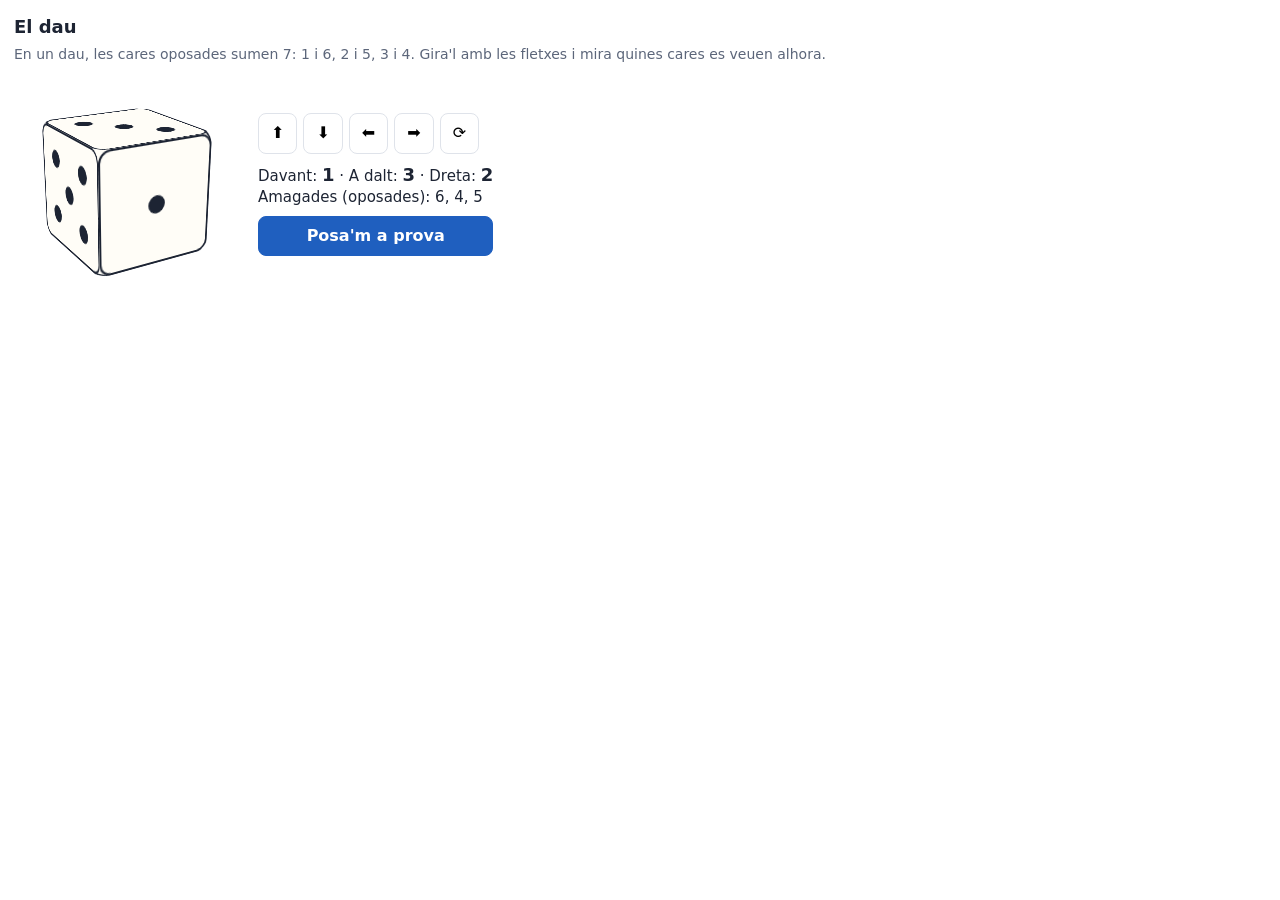
<file: app/assets/manip/dice.html>
<!doctype html>
<html lang="ca">
<head>
<meta charset="utf-8">
<meta name="viewport" content="width=device-width, initial-scale=1">
<title>El dau</title>
<style>
  body { margin: 0; padding: 14px; font: 16px/1.4 system-ui, sans-serif; color: #1d2433; background: #fff; }
  h1 { font-size: 18px; margin: 0 0 6px; } p { margin: 4px 0 10px; color: #5c667a; font-size: 14px; }
  .wrap { display: flex; flex-wrap: wrap; gap: 24px; align-items: center; }
  .scene { width: 220px; height: 220px; perspective: 600px; }
  .cube { width: 120px; height: 120px; position: relative; margin: 50px; transform-style: preserve-3d; transition: transform .5s; }
  .face { position: absolute; width: 120px; height: 120px; background: #fffdf7; border: 2px solid #1d2433; border-radius: 12px; display: grid; grid-template-columns: repeat(3, 1fr); padding: 14px; box-sizing: border-box; }
  .face i { display: block; width: 18px; height: 18px; border-radius: 50%; background: #1d2433; margin: auto; visibility: hidden; }
  .face i.on { visibility: visible; }
  .f1 { transform: rotateY(0deg) translateZ(60px); } .f6 { transform: rotateY(180deg) translateZ(60px); }
  .f2 { transform: rotateY(90deg) translateZ(60px); } .f5 { transform: rotateY(-90deg) translateZ(60px); }
  .f3 { transform: rotateX(90deg) translateZ(60px); } .f4 { transform: rotateX(-90deg) translateZ(60px); }
  button { font: inherit; padding: 8px 12px; border: 1px solid #dfe3ea; border-radius: 8px; background: #fff; cursor: pointer; }
  button.primary { background: #1f5fbf; color: #fff; border-color: #1f5fbf; font-weight: 600; }
  .controls { display: flex; flex-direction: column; gap: 8px; } .group { display: flex; gap: 6px; flex-wrap: wrap; }
  .info { font-size: 15px; } .info b { font-size: 18px; }
  .quiz { margin-top: 12px; padding: 10px; border: 1px solid #dfe3ea; border-radius: 8px; } .quiz .opts { display: flex; gap: 8px; margin-top: 6px; }
  .verdict { font-weight: 600; min-height: 1.4em; }
</style>
</head>
<body>
<h1 id="title"></h1>
<p id="intro"></p>
<div class="wrap">
  <div class="scene"><div class="cube" id="cube"></div></div>
  <div class="controls">
    <div class="group"><button id="up">⬆</button><button id="down">⬇</button><button id="left">⬅</button><button id="right">➡</button><button id="spin">⟳</button></div>
    <div class="info" id="info"></div>
    <button class="primary" id="quiz-btn"></button>
    <div class="quiz" id="quiz" hidden><div id="q-text"></div><div class="opts" id="q-opts"></div><div class="verdict" id="q-verdict"></div></div>
  </div>
</div>
<script>
const lang = new URLSearchParams(location.search).get("lang") === "eng" ? "eng" : "cat";
const T = {
  cat: {title: "El dau", intro: "En un dau, les cares oposades sumen 7: 1 i 6, 2 i 5, 3 i 4. Gira'l amb les fletxes i mira quines cares es veuen alhora.",
        front: "Davant", top: "A dalt", right: "Dreta", hidden: "Amagades (oposades)", quiz: "Posa'm a prova", q: "Quin nombre hi ha a la cara oposada al ", ok: "Exacte: sumen 7!", bad: "No: les cares oposades sumen 7."},
  eng: {title: "The die", intro: "On a die, opposite faces add up to 7: 1 and 6, 2 and 5, 3 and 4. Turn it with the arrows and see which faces are visible at the same time.",
        front: "Front", top: "Top", right: "Right", hidden: "Hidden (opposite)", quiz: "Test me", q: "Which number is on the face opposite to ", ok: "Exactly: they add up to 7!", bad: "No: opposite faces add up to 7."},
}[lang];
document.documentElement.lang = lang === "cat" ? "ca" : "en"; document.title = T.title;
document.getElementById("title").textContent = T.title; document.getElementById("intro").textContent = T.intro; document.getElementById("quiz-btn").textContent = T.quiz;
const PIPS = {1: [4], 2: [0, 8], 3: [0, 4, 8], 4: [0, 2, 6, 8], 5: [0, 2, 4, 6, 8], 6: [0, 2, 3, 5, 6, 8]};
const cube = document.getElementById("cube");
for (const n of [1, 2, 3, 4, 5, 6]) { const f = document.createElement("div"); f.className = "face f" + n; for (let i = 0; i < 9; i++) { const d = document.createElement("i"); if (PIPS[n].includes(i)) d.className = "on"; f.append(d); } cube.append(f); }
// orientation as the numbers on front, top, right; each quarter turn permutes them
let o = {front: 1, top: 3, right: 2}, rx = 0, ry = 0;
const opp = n => 7 - n;
function turn(dir) {
  if (dir === "up") { o = {front: o.top, top: opp(o.front), right: o.right}; rx -= 90; }
  if (dir === "down") { o = {front: opp(o.top), top: o.front, right: o.right}; rx += 90; }
  if (dir === "left") { o = {front: o.right, top: o.top, right: opp(o.front)}; ry -= 90; }
  if (dir === "right") { o = {front: opp(o.right), top: o.top, right: o.front}; ry += 90; }
  if (dir === "spin") { o = {front: o.front, top: o.right, right: opp(o.top)}; }
  render();
}
function render() {
  cube.style.transform = `rotateX(${-20 + rx}deg) rotateY(${30 + ry}deg)`;
  // the CSS cube shows fixed faces; relabel them to the logical orientation
  const map = {1: o.front, 6: opp(o.front), 3: o.top, 4: opp(o.top), 2: o.right, 5: opp(o.right)};
  for (const n of [1, 2, 3, 4, 5, 6]) { const f = cube.querySelector(".f" + n); [...f.children].forEach((d, i) => d.className = PIPS[map[n]].includes(i) ? "on" : ""); }
  document.getElementById("info").innerHTML = `${T.front}: <b>${o.front}</b> · ${T.top}: <b>${o.top}</b> · ${T.right}: <b>${o.right}</b><br>${T.hidden}: ${opp(o.front)}, ${opp(o.top)}, ${opp(o.right)}`;
}
for (const d of ["up", "down", "left", "right", "spin"]) document.getElementById(d).onclick = () => turn(d);
document.getElementById("quiz-btn").onclick = () => {
  const quiz = document.getElementById("quiz"); quiz.hidden = false; const n = 1 + Math.floor(Math.random() * 6);
  document.getElementById("q-text").textContent = T.q + n + "?"; document.getElementById("q-verdict").textContent = "";
  const opts = document.getElementById("q-opts"); opts.innerHTML = "";
  for (const k of [1, 2, 3, 4, 5, 6].filter(x => x !== n)) { const b = document.createElement("button"); b.textContent = k; b.onclick = () => { const ok = k === opp(n); document.getElementById("q-verdict").textContent = ok ? T.ok : T.bad; document.getElementById("q-verdict").style.color = ok ? "#1b7f3b" : "#b3261e"; }; opts.append(b); }
};
render();
</script>
</body>
</html>
</file>
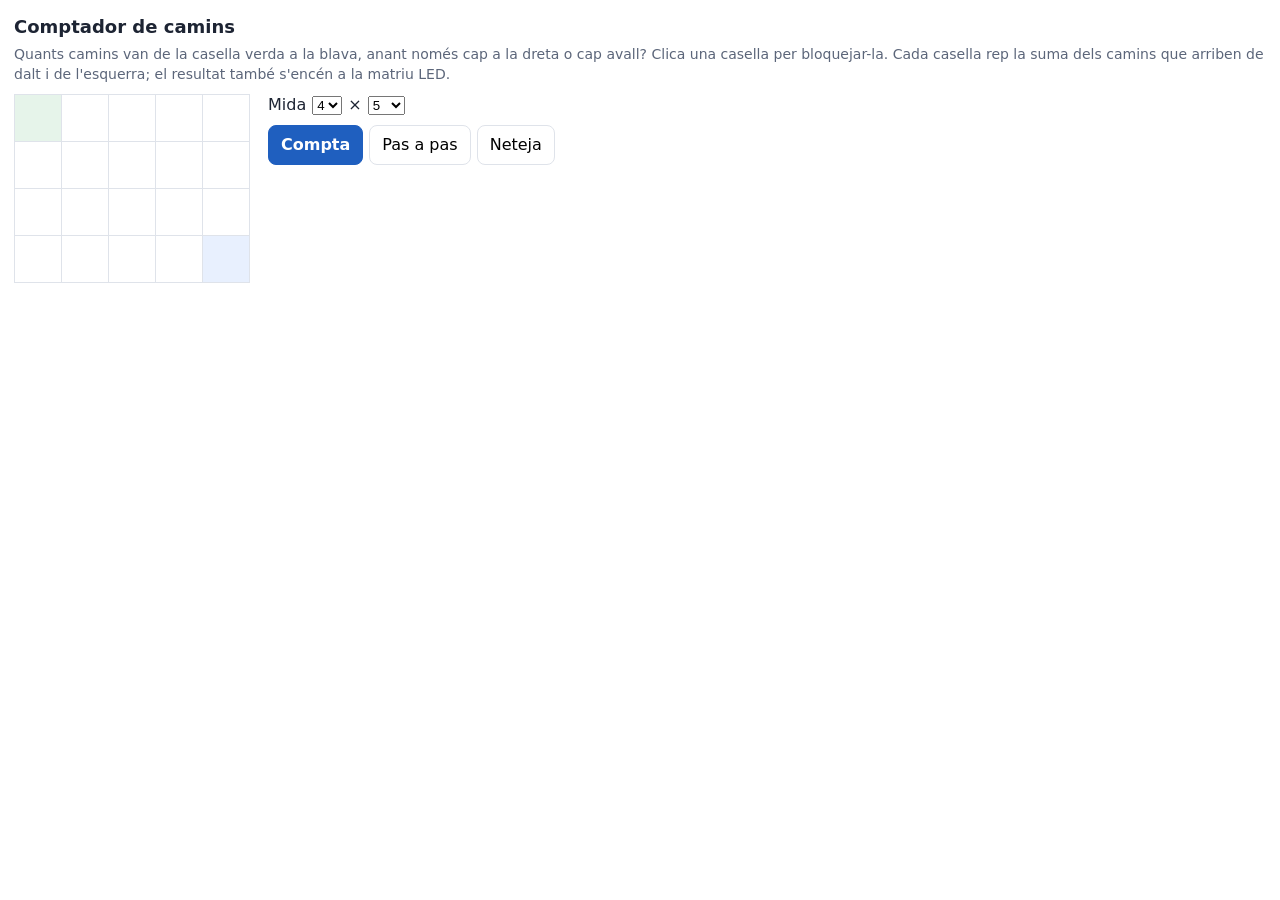
<file: app/assets/manip/paths.html>
<!doctype html>
<html lang="ca">
<head>
<meta charset="utf-8">
<meta name="viewport" content="width=device-width, initial-scale=1">
<title>Comptador de camins</title>
<style>
  body { margin: 0; padding: 14px; font: 16px/1.4 system-ui, sans-serif; color: #1d2433; background: #fff; }
  h1 { font-size: 18px; margin: 0 0 6px; } p { margin: 4px 0 10px; color: #5c667a; font-size: 14px; }
  .wrap { display: flex; flex-wrap: wrap; gap: 18px; align-items: flex-start; }
  table { border-collapse: collapse; } td { width: 44px; height: 44px; border: 1px solid #dfe3ea; text-align: center; font-weight: 600; cursor: pointer; user-select: none; }
  td.block { background: #1d2433; color: #1d2433; } td.start { background: #e6f4ea; } td.end { background: #e8f0fe; }
  td.lit { background: #fff4e0; } td.now { outline: 3px solid #1f5fbf; }
  button { font: inherit; padding: 8px 12px; border: 1px solid #dfe3ea; border-radius: 8px; background: #fff; cursor: pointer; }
  button.primary { background: #1f5fbf; color: #fff; border-color: #1f5fbf; font-weight: 600; }
  .controls { display: flex; flex-direction: column; gap: 8px; } .group { display: flex; gap: 6px; flex-wrap: wrap; align-items: center; }
  .total { font-size: 20px; font-weight: 700; min-height: 1.4em; } .led { font-size: 13px; color: #5c667a; }
</style>
</head>
<body>
<h1 id="title"></h1>
<p id="intro"></p>
<div class="wrap">
  <table id="grid"></table>
  <div class="controls">
    <div class="group"><span id="l-size"></span>
      <select id="rows"></select> × <select id="cols"></select></div>
    <div class="group"><button class="primary" id="count"></button><button id="step"></button><button id="clear"></button></div>
    <div class="total" id="total"></div>
    <div class="led" id="led"></div>
  </div>
</div>
<script>
const lang = new URLSearchParams(location.search).get("lang") === "eng" ? "eng" : "cat";
const T = {
  cat: {title: "Comptador de camins", intro: "Quants camins van de la casella verda a la blava, anant només cap a la dreta o cap avall? Clica una casella per bloquejar-la. Cada casella rep la suma dels camins que arriben de dalt i de l'esquerra; el resultat també s'encén a la matriu LED.",
        size: "Mida", count: "Compta", step: "Pas a pas", clear: "Neteja", total: "Camins: ", led: "Enviat a la matriu LED", ledErr: "No s'ha pogut dibuixar a la LED"},
  eng: {title: "Path counter", intro: "How many paths go from the green cell to the blue one, moving only right or down? Click a cell to block it. Each cell receives the sum of the paths arriving from above and from the left; the result also lights the LED matrix.",
        size: "Size", count: "Count", step: "Step by step", clear: "Clear", total: "Paths: ", led: "Sent to the LED matrix", ledErr: "Could not draw on the LED"},
}[lang];
document.documentElement.lang = lang === "cat" ? "ca" : "en"; document.title = T.title;
for (const [id, k] of [["title", "title"], ["intro", "intro"], ["l-size", "size"], ["count", "count"], ["step", "step"], ["clear", "clear"]]) document.getElementById(id).textContent = T[k];
let R = 4, C = 5, blocked = new Set(), counts = null, stepper = null;
const sel = (id, max, v) => { const s = document.getElementById(id); for (let i = 2; i <= max; i++) { const o = document.createElement("option"); o.textContent = i; s.append(o); } s.value = v; };
sel("rows", 8, R); sel("cols", 13, C);
function compute() {
  const g = Array.from({length: R}, () => Array(C).fill(0));
  for (let r = 0; r < R; r++) for (let c = 0; c < C; c++) {
    if (blocked.has(r + "," + c)) { g[r][c] = 0; continue; }
    if (r === 0 && c === 0) { g[r][c] = 1; continue; }
    g[r][c] = (r ? g[r - 1][c] : 0) + (c ? g[r][c - 1] : 0);
  }
  return g;
}
function render(upto) {
  const table = document.getElementById("grid"); table.innerHTML = "";
  for (let r = 0; r < R; r++) { const tr = document.createElement("tr");
    for (let c = 0; c < C; c++) { const td = document.createElement("td"); const key = r + "," + c;
      td.className = blocked.has(key) ? "block" : (r === 0 && c === 0 ? "start" : (r === R - 1 && c === C - 1 ? "end" : ""));
      const idx = r * C + c;
      if (counts && !blocked.has(key) && (upto === undefined || idx <= upto)) { td.textContent = counts[r][c]; td.classList.add("lit"); if (idx === upto) td.classList.add("now"); }
      td.onclick = () => { if (r === 0 && c === 0 || r === R - 1 && c === C - 1) return; blocked.has(key) ? blocked.delete(key) : blocked.add(key); counts = null; stop(); render(); document.getElementById("total").textContent = ""; };
      tr.append(td); } table.append(tr); }
}
async function sendLed(g) {
  try { await fetch("/api/led/path/" + encodeURIComponent(g.map(r => r.join(",")).join(";"))); document.getElementById("led").textContent = T.led; }
  catch (e) { document.getElementById("led").textContent = T.ledErr; }
}
function stop() { if (stepper) { clearInterval(stepper); stepper = null; } }
document.getElementById("count").onclick = () => { stop(); counts = compute(); render(); document.getElementById("total").textContent = T.total + counts[R - 1][C - 1]; sendLed(counts); };
document.getElementById("step").onclick = () => { stop(); counts = compute(); let i = -1; document.getElementById("total").textContent = "";
  stepper = setInterval(() => { i++; render(i); const partial = counts.map((row, r) => row.map((v, c) => r * C + c <= i ? v : 0)); if (i % 3 === 0 || i === R * C - 1) sendLed(partial);
    if (i >= R * C - 1) { stop(); document.getElementById("total").textContent = T.total + counts[R - 1][C - 1]; } }, 350); };
document.getElementById("clear").onclick = () => { stop(); blocked.clear(); counts = null; render(); document.getElementById("total").textContent = ""; };
document.getElementById("rows").onchange = e => { R = +e.target.value; blocked.clear(); counts = null; stop(); render(); };
document.getElementById("cols").onchange = e => { C = +e.target.value; blocked.clear(); counts = null; stop(); render(); };
render();
</script>
</body>
</html>
</file>
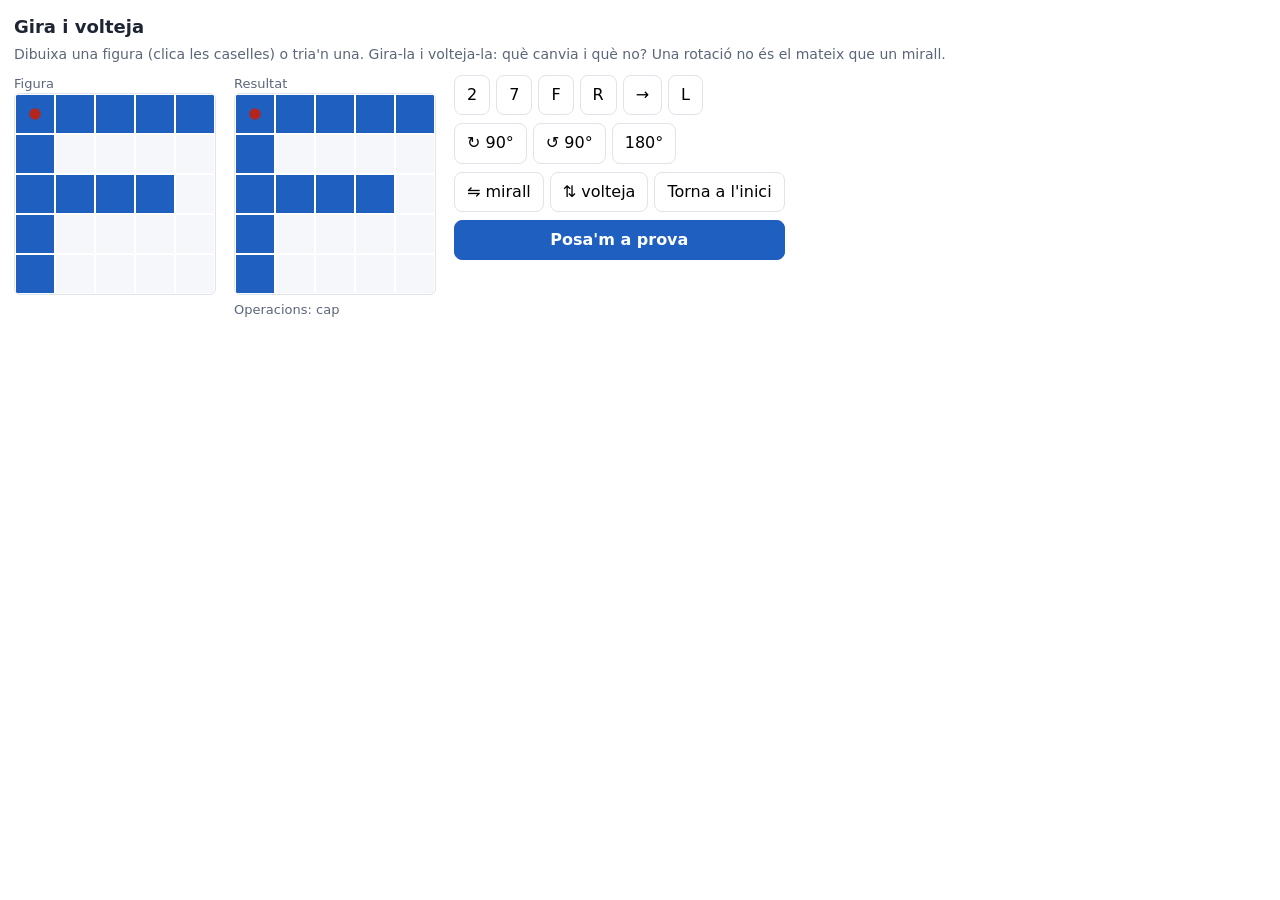
<file: app/assets/manip/rotate.html>
<!doctype html>
<html lang="ca">
<head>
<meta charset="utf-8">
<meta name="viewport" content="width=device-width, initial-scale=1">
<title>Gira i volteja</title>
<style>
  body { margin: 0; padding: 14px; font: 16px/1.4 system-ui, sans-serif; color: #1d2433; background: #fff; }
  h1 { font-size: 18px; margin: 0 0 6px; }
  p { margin: 4px 0 10px; color: #5c667a; font-size: 14px; }
  .wrap { display: flex; flex-wrap: wrap; gap: 18px; align-items: flex-start; }
  canvas { border: 1px solid #dfe3ea; border-radius: 6px; background: #fff; touch-action: none; }
  .controls { display: flex; flex-direction: column; gap: 8px; }
  .controls .group { display: flex; gap: 6px; flex-wrap: wrap; }
  button { font: inherit; padding: 8px 12px; border: 1px solid #dfe3ea; border-radius: 8px; background: #fff; cursor: pointer; }
  button.primary { background: #1f5fbf; color: #fff; border-color: #1f5fbf; font-weight: 600; }
  button.on { background: #e8f0fe; border-color: #1f5fbf; }
  .label { font-size: 13px; color: #5c667a; }
  .quiz { margin-top: 10px; padding: 10px; border: 1px solid #dfe3ea; border-radius: 8px; }
  .quiz .opts { display: flex; gap: 8px; flex-wrap: wrap; margin-top: 6px; }
  .quiz canvas { width: 70px; height: 70px; cursor: pointer; }
  .quiz canvas.right { outline: 3px solid #1b7f3b; } .quiz canvas.wrong { outline: 3px solid #b3261e; }
  .verdict { font-weight: 600; min-height: 1.4em; }
</style>
</head>
<body>
<h1 id="title">Gira i volteja</h1>
<p id="intro">Dibuixa una figura (clica les caselles) o tria'n una. Gira-la i volteja-la: què canvia i què no? Una rotació no és el mateix que un mirall.</p>
<div class="wrap">
  <div>
    <div class="label" id="l-orig">Figura</div>
    <canvas id="orig" width="200" height="200"></canvas>
  </div>
  <div>
    <div class="label" id="l-res">Resultat</div>
    <canvas id="res" width="200" height="200"></canvas>
    <div class="label" id="ops"></div>
  </div>
  <div class="controls">
    <div class="group" id="presets"></div>
    <div class="group">
      <button id="cw">↻ 90°</button><button id="ccw">↺ 90°</button><button id="r180">180°</button>
    </div>
    <div class="group">
      <button id="fh" title="mirall horitzontal">⇋ <span data-i18n="flipH">mirall</span></button>
      <button id="fv" title="mirall vertical">⇅ <span data-i18n="flipV">volteja</span></button>
      <button id="reset" data-i18n="reset">Torna a l'inici</button>
    </div>
    <button class="primary" id="quiz-btn" data-i18n="quiz">Posa'm a prova</button>
  </div>
</div>
<div class="quiz" id="quiz" hidden>
  <div id="q-text"></div>
  <div class="opts" id="q-opts"></div>
  <div class="verdict" id="q-verdict"></div>
</div>
<script>
const lang = new URLSearchParams(location.search).get("lang") === "eng" ? "eng" : "cat";
const T = {
  cat: {title: "Gira i volteja", intro: "Dibuixa una figura (clica les caselles) o tria'n una. Gira-la i volteja-la: què canvia i què no? Una rotació no és el mateix que un mirall.",
        orig: "Figura", res: "Resultat", flipH: "mirall", flipV: "volteja", reset: "Torna a l'inici", quiz: "Posa'm a prova",
        q: "Quina d'aquestes és la figura girada 90° en sentit horari?", ok: "Molt bé! És la rotació.", bad: "No: aquesta és un mirall o una altra rotació. Segueix un punt concret de la figura.",
        ops: "Operacions: ", none: "cap"},
  eng: {title: "Rotate and flip", intro: "Draw a shape (click the cells) or pick one. Rotate and flip it: what changes and what stays? A rotation is not a mirror.",
        orig: "Shape", res: "Result", flipH: "mirror", flipV: "flip", reset: "Back to start", quiz: "Test me",
        q: "Which of these is the shape rotated 90° clockwise?", ok: "Well done! That is the rotation.", bad: "No: that one is a mirror or another rotation. Follow one specific point of the shape.",
        ops: "Operations: ", none: "none"},
}[lang];
document.documentElement.lang = lang === "cat" ? "ca" : "en"; document.title = T.title;
document.getElementById("title").textContent = T.title; document.getElementById("intro").textContent = T.intro;
document.getElementById("l-orig").textContent = T.orig; document.getElementById("l-res").textContent = T.res;
document.querySelectorAll("[data-i18n]").forEach(el => el.textContent = T[el.dataset.i18n]);

const N = 5;
const PRESETS = {
  F: ["#####", "#....", "####.", "#....", "#...."], R: ["####.", "#...#", "####.", "#.#..", "#..##"],
  7: ["#####", "....#", "...#.", "..#..", ".#..."], 2: [".###.", "#...#", "...#.", "..#..", "#####"],
  "→": ["..#..", "...#.", "#####", "...#.", "..#.."], L: ["#....", "#....", "#....", "#....", "#####"],
};
let shape = PRESETS.F.map(r => [...r].map(c => c === "#" ? 1 : 0)), result = shape.map(r => [...r]), ops = [];
const rotCW = g => g[0].map((_, c) => g.map(r => r[c]).reverse());
const rotCCW = g => rotCW(rotCW(rotCW(g)));
const flipH = g => g.map(r => [...r].reverse());
const flipV = g => [...g].reverse();
const same = (a, b) => a.every((r, i) => r.every((v, j) => v === b[i][j]));

function draw(canvas, g, cell) {
  const ctx = canvas.getContext("2d"), s = cell || canvas.width / N;
  ctx.clearRect(0, 0, canvas.width, canvas.height);
  for (let r = 0; r < N; r++) for (let c = 0; c < N; c++) {
    ctx.fillStyle = g[r][c] ? "#1f5fbf" : "#f5f7fa"; ctx.fillRect(c * s + 1, r * s + 1, s - 2, s - 2);
  }
  // a red dot marks one corner cell so the eye can follow it through the moves
  ctx.fillStyle = "#b3261e"; const corner = findCorner(g); if (corner) ctx.beginPath(), ctx.arc(corner[1] * s + s / 2, corner[0] * s + s / 2, s / 7, 0, 7), ctx.fill();
}
function findCorner(g) { for (let r = 0; r < N; r++) for (let c = 0; c < N; c++) if (g[r][c]) return [r, c]; return null; }
function render() { draw(document.getElementById("orig"), shape); draw(document.getElementById("res"), result);
  document.getElementById("ops").textContent = T.ops + (ops.length ? ops.join(" → ") : T.none); }
function apply(fn, name) { result = fn(result); ops.push(name); render(); }
document.getElementById("cw").onclick = () => apply(rotCW, "↻90°");
document.getElementById("ccw").onclick = () => apply(rotCCW, "↺90°");
document.getElementById("r180").onclick = () => apply(g => rotCW(rotCW(g)), "180°");
document.getElementById("fh").onclick = () => apply(flipH, "⇋");
document.getElementById("fv").onclick = () => apply(flipV, "⇅");
document.getElementById("reset").onclick = () => { result = shape.map(r => [...r]); ops = []; render(); };
const presets = document.getElementById("presets");
for (const k of Object.keys(PRESETS)) { const b = document.createElement("button"); b.textContent = k; b.onclick = () => { shape = PRESETS[k].map(r => [...r].map(c => c === "#" ? 1 : 0)); result = shape.map(r => [...r]); ops = []; render(); }; presets.append(b); }
document.getElementById("orig").addEventListener("pointerdown", e => {
  const rect = e.target.getBoundingClientRect(), s = rect.width / N;
  const c = Math.floor((e.clientX - rect.left) / s), r = Math.floor((e.clientY - rect.top) / s);
  if (r >= 0 && r < N && c >= 0 && c < N) { shape[r][c] ^= 1; result = shape.map(x => [...x]); ops = []; render(); }
});
document.getElementById("quiz-btn").onclick = () => {
  const quiz = document.getElementById("quiz"); quiz.hidden = false;
  document.getElementById("q-text").textContent = T.q; document.getElementById("q-verdict").textContent = "";
  const answer = rotCW(shape);
  let candidates = [answer, flipH(shape), flipV(shape), rotCCW(shape)].filter((g, i, arr) => arr.findIndex(h => same(h, g)) === i && !same(g, shape));
  if (candidates.length < 2) candidates = [answer, flipH(rotCW(shape))];
  candidates.sort(() => Math.random() - 0.5);
  const opts = document.getElementById("q-opts"); opts.innerHTML = "";
  candidates.forEach(g => { const c = document.createElement("canvas"); c.width = c.height = 70; draw(c, g, 14);
    c.onclick = () => { const ok = same(g, answer); c.className = ok ? "right" : "wrong"; document.getElementById("q-verdict").textContent = ok ? T.ok : T.bad; document.getElementById("q-verdict").style.color = ok ? "#1b7f3b" : "#b3261e"; };
    opts.append(c); });
};
render();
</script>
</body>
</html>
</file>
<file: assets/theme.css>
/* Colour tokens shared by the student page, the teacher view and the manipulatives.
   One light theme; the page's own styles only ever use these variables. */
:root {
  color-scheme: light;
  --bg: #f7f4ee;            /* warm off-white page */
  --card: #f7f4ee;          /* surfaces: the same as the page, borders do the separating */
  --card-2: #ebe6dd;        /* a tint for hover and the neighbour's text */
  --ink: #1f2430;           /* text, 14.6:1 on --card */
  --muted: #5f6673;         /* secondary text, 5.6:1 on --card */
  --line: #e4ded4;          /* borders of cards and separators (decorative) */
  --control: #7f858e;       /* border of a control: 3.7:1 on --card, 3.4:1 on --bg (WCAG 1.4.11 asks 3:1) */
  --accent: #2f5fd6;        /* the one action colour, 5.9:1 on --card */
  --accent-ink: #ffffff;    /* text on an accent button */
  --accent-soft: #e7edfb;   /* accent tint for chips and the chosen option */
  --accent-deep: #244ab0;   /* the bottom edge of an accent button */
  --ok-deep: #145f37; --bad-deep: #8e1b18;
  --ok: #1a7a47;            /* 5.1:1 on --ok-bg */
  --ok-bg: #e2f4e8;
  --bad: #b4231f;           /* 5.7:1 on --bad-bg */
  --bad-bg: #fdeae8;
  --warn: #8a5a00;
  --warn-bg: #fff3dc;
  --focus: #2f5fd6;
  --shadow: 0 1px 2px rgba(31, 36, 48, .06);
  --glass: rgba(247, 244, 238, .84);   /* the settings popup */
  --scrim: rgba(31, 36, 48, .32);
}
@media (prefers-reduced-motion: reduce) { *, *::before, *::after { transition: none !important; animation: none !important; } }
</file>
<file: assets/style.css>
/* Math copilot, student page. Local styles only: system fonts, nothing fetched from the network.
   Colours come from theme.css. The look follows Duolingo's lesson screen with
   three colours and no pictures: a thick progress bar at the top, big option cards with a
   pressable bottom edge, and a fixed action sheet at the bottom that turns green or red with
   the verdict. One column, the problem first, the rest in a drawer behind "Més". */
* { box-sizing: border-box; }
[hidden] { display: none !important; }
html { -webkit-text-size-adjust: 100%; }
body { margin: 0; font: 18px/1.5 ui-rounded, "SF Pro Rounded", system-ui, -apple-system, "Segoe UI", Roboto, sans-serif; color: var(--ink); background: var(--bg); min-height: 100vh; }
button { font: inherit; color: inherit; }
:focus-visible { outline: 3px solid var(--focus); outline-offset: 3px; }
a { color: var(--accent); }

/* The bar: the menu icon on the left, the current topic's progress as a thick bar */
.bar { display: flex; align-items: center; padding: 16px 16px 6px; max-width: 920px; margin: 0 auto; }
.menu-btn { position: fixed; left: 16px; top: 14px; z-index: 31; width: 48px; height: 48px; border: 2px solid var(--control); border-radius: 12px; background: var(--bg); color: var(--muted); cursor: pointer; display: flex; flex-direction: column; justify-content: center; gap: 4px; padding: 0; }
.menu-btn span { display: block; width: 20px; height: 2px; border-radius: 2px; background: currentColor; margin: 0 auto; }
.menu-btn:hover, .menu-btn[aria-expanded="true"] { color: var(--accent); border-color: var(--accent); }
.progress { flex: 1; min-width: 80px; }
.progress .label { font-size: 13px; font-weight: 800; letter-spacing: .08em; text-transform: uppercase; color: var(--muted); margin: 0 0 6px 6px; }
.progress .track { height: 26px; border-radius: 999px; background: var(--line); overflow: hidden; }
.progress .fill { height: 100%; width: 0; border-radius: 999px; background: var(--accent); transition: width .4s ease; position: relative; }
.progress .fill::after { content: ""; position: absolute; left: 12px; right: 12px; top: 6px; height: 6px; border-radius: 999px; background: rgba(255, 255, 255, .35); }
.lang { display: inline-flex; border: 2px solid var(--control); border-radius: 12px; overflow: hidden; background: var(--card); }
.lang button { min-width: 44px; min-height: 44px; padding: 0 10px; border: 0; background: transparent; font-size: 13px; font-weight: 800; letter-spacing: .06em; color: var(--muted); cursor: pointer; }
.lang button.on { background: var(--accent-soft); color: var(--accent); }
.icon { min-width: 44px; min-height: 44px; padding: 0 14px; border: 2px solid var(--control); border-radius: 12px; background: var(--card); color: var(--muted); font-size: 13px; font-weight: 800; letter-spacing: .06em; text-transform: uppercase; cursor: pointer; }
.icon:hover, .lang button:hover { color: var(--ink); }
.icon[aria-expanded="true"] { background: var(--accent-soft); color: var(--accent); border-color: var(--accent); }

/* The settings popup: a translucent card centred over the blurred page */
.modal { position: fixed; inset: 0; z-index: 30; display: flex; align-items: center; justify-content: center; padding: 16px; background: var(--scrim); backdrop-filter: blur(6px); -webkit-backdrop-filter: blur(6px); }
.dialog { width: min(700px, 100%); max-height: 90vh; overflow: auto; padding: 16px 20px 18px; background: var(--glass); backdrop-filter: blur(18px); -webkit-backdrop-filter: blur(18px); border: 2px solid var(--control); border-radius: 20px; box-shadow: 0 24px 60px rgba(0, 0, 0, .35); }
.dlg-head { display: flex; align-items: center; justify-content: space-between; gap: 12px; margin-bottom: 10px; }
.dlg-head .who { font-size: 20px; font-weight: 800; }
.icon.close { font-size: 24px; font-weight: 400; line-height: 1; padding: 0; width: 44px; }
.dlg-row { display: flex; flex-wrap: wrap; align-items: center; gap: 10px; margin-bottom: 14px; }
.dlg-row .secondary.translate { min-height: 44px; text-transform: none; letter-spacing: 0; font-size: 14px; }
.dlg-row .translate.on { background: var(--accent-soft); color: var(--accent); border-color: var(--accent); box-shadow: 0 4px 0 var(--accent); }
.dlg-block { background: var(--card); border: 2px solid var(--line); border-radius: 14px; padding: 12px 16px; }
.dlg-block h2, .dlg-block summary { font-size: 12px; margin: 0 0 8px; color: var(--muted); text-transform: uppercase; letter-spacing: .08em; font-weight: 800; }
.dlg-block summary { cursor: pointer; margin: 0; }
.dlg-cols { display: grid; grid-template-columns: auto 1fr; gap: 10px; margin-top: 10px; align-items: start; }
.dlg-foot { display: flex; flex-wrap: wrap; justify-content: space-between; align-items: center; gap: 10px 20px; margin-top: 12px; font-size: 15px; }
.dlg-foot a { color: var(--muted); font-weight: 700; display: inline-flex; align-items: center; min-height: 44px; padding: 0 4px; }
.dlg-foot .secondary.small { min-height: 44px; }
canvas.led { display: block; background: #121212; border-radius: 10px; border: 3px solid #2a2a2a; width: 195px; height: 120px; }
.mastery { display: grid; grid-template-columns: auto 1fr; gap: 8px 12px; font-size: 14px; font-weight: 700; align-items: center; }
.mastery.two { grid-template-columns: auto 1fr auto 1fr; column-gap: 14px; }
.mastery .segs { display: flex; gap: 4px; }
.mastery .segs span { flex: 1; max-width: 36px; height: 12px; border-radius: 999px; background: var(--line); }
.mastery .segs span.on { background: var(--accent); }
#timeline { border-collapse: collapse; font-size: 13px; color: var(--muted); margin-top: 6px; }
#timeline td, #timeline th { padding: 2px 12px 2px 0; text-align: left; font-weight: 600; }
#timeline .over { color: var(--bad); font-weight: 800; }

/* The start screen */
main { max-width: 920px; margin: 0 auto; padding: 8px 16px 160px; }
main#start { max-width: 520px; padding-top: 8vh; }
section.start { padding: 8px 0; }
section.start h1 { font-size: 30px; font-weight: 800; margin: 0 0 18px; letter-spacing: -.01em; }
.field { display: flex; flex-direction: column; gap: 6px; margin: 14px 0; font-size: 13px; font-weight: 800; letter-spacing: .06em; text-transform: uppercase; color: var(--muted); }
.field input, .field select { font: inherit; font-size: 20px; font-weight: 600; letter-spacing: 0; text-transform: none; color: var(--ink); padding: 10px 14px; border: 2px solid var(--control); border-radius: 14px; background: var(--card); min-height: 52px; }
.meta { color: var(--muted); font-size: 14px; font-weight: 600; }
.dropdown { position: relative; }
.dd-button { display: flex; align-items: center; justify-content: space-between; gap: 12px; width: 100%; min-height: 52px; padding: 10px 14px; border: 2px solid var(--control); border-radius: 14px; background: var(--card); color: var(--ink); font-size: 20px; font-weight: 600; letter-spacing: 0; text-transform: none; text-align: left; cursor: pointer; }
.dd-button[aria-expanded="true"] { border-color: var(--accent); }
.dd-caret { width: 10px; height: 10px; border-right: 3px solid var(--muted); border-bottom: 3px solid var(--muted); transform: rotate(45deg) translateY(-3px); flex: none; transition: transform .15s; }
.dd-button[aria-expanded="true"] .dd-caret { transform: rotate(225deg) translateY(-3px); }
.dd-list { list-style: none; margin: 8px 0 0; padding: 6px; border: 2px solid var(--control); border-radius: 14px; background: var(--card); }
.dd-list li { min-height: 46px; padding: 9px 12px; border-radius: 10px; font-size: 18px; font-weight: 600; letter-spacing: 0; text-transform: none; color: var(--ink); cursor: pointer; display: flex; align-items: center; justify-content: space-between; }
.dd-list li:hover, .dd-list li:focus-visible { background: var(--card-2); outline: none; }
.dd-list li[aria-selected="true"] { background: var(--accent-soft); color: var(--accent); }
.dd-list li[aria-selected="true"]::after { content: "✓"; font-weight: 800; }
.dd-list li small { color: var(--muted); font-weight: 600; font-size: 14px; margin-left: 8px; }
.secondary.confirm { color: var(--bad); border-color: var(--bad); box-shadow: 0 4px 0 var(--bad); }

/* The problem: the picture first, the text behind a chip when the picture already carries it */
#app > .meta { margin: 10px 2px 10px; }
/* the figure sits on the page itself: the scan's white is gone, its ink is the page's ink */
.problem { display: flow-root; }
.figure { float: right; margin: 4px 0 12px 24px; max-width: 30%; cursor: zoom-in; }
.figure img { display: block; max-width: 100%; height: auto; max-height: 34vh; object-fit: contain; object-position: right top; }
/* zoomed: the whole figure, as wide as the column allows, never cut */
.figure.zoomed { float: none; max-width: none; width: 100%; margin: 12px 0; cursor: zoom-out; display: flex; justify-content: center; }
.figure.zoomed img { height: auto !important; max-height: none; width: 100%; max-width: 760px; }
.figure.strip { float: none; max-width: none; cursor: default; margin: 12px 0 0; display: flex; justify-content: center; }
.figure figcaption { font-size: 12px; font-weight: 700; color: var(--muted); text-align: center; margin-top: 4px; }
/* the original scan keeps its paper: a white card with soft corners */
.figure.original img, .figure.whole img { background: #fff; padding: 8px; border-radius: 12px; box-sizing: border-box; }
.figure { flex-direction: column; align-items: center; }
.figure.strip img { max-height: 160px; }
.letters.pics button { flex-direction: column; gap: 4px; min-height: 84px; padding: 8px 6px; position: relative; }

.letters.pics button .pic { display: block; max-width: 100%; max-height: 48px; height: auto; }
.hint .neighbour.pic { background: none; padding: 0; }
.hint .neighbour img { max-width: 100%; max-height: 220px; display: block; margin-top: 6px; background: none; filter: none; border-radius: 0; }

.text { white-space: pre-wrap; font-size: 24px; font-weight: 700; line-height: 1.4; margin: 4px 2px 0; }
.bul { margin: 6px 0 0; padding-left: 22px; }
/* rung 0: the statement in the other language, quietly under the text */
.other { clear: left; margin: 12px 2px 0; padding: 8px 16px; border-left: 3px solid var(--accent); }
.other .kind { font-size: 12px; font-weight: 800; color: var(--accent); text-transform: uppercase; letter-spacing: .08em; }
.other .other-text { font-size: 19px; font-weight: 600; color: var(--muted); margin-top: 4px; white-space: pre-wrap; }
.options-text { color: var(--muted); font-size: 16px; font-weight: 600; margin-top: 6px; white-space: pre-wrap; }
.scan-tools { display: flex; justify-content: flex-end; margin: 0; }
.scan-tools .link { font-size: 12px; font-weight: 600; text-transform: none; letter-spacing: 0; color: var(--muted); text-decoration: underline; text-underline-offset: 3px; padding: 4px 2px; }
.figure.whole { float: none; max-width: none; margin: 8px 0 0; cursor: default; display: flex; justify-content: center; }
.figure.whole img { width: 100% !important; max-height: none; }
.bul li { margin: 4px 0; }
.hint p, .lesson p { margin: 4px 0 0; }

/* The answers: cards with a pressable bottom edge, five letters in the picture's order or full rows with the text */
.letters { display: flex; flex-wrap: nowrap; gap: 12px; margin: 20px 0 0; }
.letters button { flex: 1 1 0; min-width: 0; min-height: 84px; padding: 10px 8px; border: 2px solid var(--control); border-radius: 16px; background: var(--card); cursor: pointer;
                  box-shadow: 0 4px 0 var(--control); display: flex; align-items: center; justify-content: center; gap: 14px; transition: background-color .12s, border-color .12s, box-shadow .12s, transform .12s; }
.letters button .l { font-size: 30px; font-weight: 800; line-height: 1; }
.letters button:hover:not(:disabled) { background: var(--card-2); }
.letters button:active:not(:disabled) { transform: translateY(4px); box-shadow: none; }
.letters button:disabled { cursor: default; }
.letters button.chosen { background: var(--accent-soft); border-color: var(--accent); box-shadow: 0 4px 0 var(--accent); color: var(--accent); }
.letters button.right { background: var(--ok-bg); border-color: var(--ok); box-shadow: 0 4px 0 var(--ok); color: var(--ok); }
.letters button.wrong { background: var(--bad-bg); border-color: var(--bad); box-shadow: 0 4px 0 var(--bad); color: var(--bad); }
.letters button:disabled:not(.right):not(.wrong) { opacity: .6; }
.letters.short button { flex-direction: column; gap: 2px; min-height: 76px; padding: 8px 6px; position: relative; }
.letters.short button .l, .letters.pics button .l, .letters.rows button .l { position: absolute; width: 1px; height: 1px; overflow: hidden; clip: rect(0 0 0 0); white-space: nowrap; }
.letters.short button .o { font-size: 20px; font-weight: 700; }
.letters.rows { flex-direction: column; flex-wrap: wrap; gap: 8px; }
.letters.rows button { flex: none; width: 100%; justify-content: center; padding: 8px 18px; min-height: 56px; text-align: center; position: relative; }
.letters.rows button .l { font-size: 16px; min-width: 34px; height: 34px; border-radius: 10px; border: 2px solid var(--line); display: inline-flex; align-items: center; justify-content: center; color: var(--muted); }
.letters.rows button.chosen .l { border-color: var(--accent); color: var(--accent); }
.letters.rows button.right .l { border-color: var(--ok); color: var(--ok); }
.letters.rows button.wrong .l { border-color: var(--bad); color: var(--bad); }
.letters.rows button .o { font-size: 19px; font-weight: 600; }

/* Buttons: uppercase, bold, a darker bottom edge that gives way when pressed */
.primary, .secondary { min-height: 50px; padding: 10px 24px; border: 0; border-radius: 14px; font-size: 15px; font-weight: 800; letter-spacing: .08em; text-transform: uppercase; cursor: pointer;
                       transition: transform .1s, box-shadow .1s; }
.primary { background: var(--accent); color: var(--accent-ink); box-shadow: 0 4px 0 var(--accent-deep); }
.primary.big { width: 100%; font-size: 17px; min-height: 56px; margin-top: 12px; }
.secondary { border: 2px solid var(--control); background: var(--card); color: var(--muted); box-shadow: 0 4px 0 var(--control); }
.secondary:hover:not(:disabled) { background: var(--card-2); color: var(--ink); }
.primary:active:not(:disabled), .secondary:active:not(:disabled) { transform: translateY(4px); box-shadow: none; }
.secondary.small { min-height: 40px; padding: 6px 14px; font-size: 12px; }
.link { min-height: 44px; padding: 8px 10px; border: 0; background: none; color: var(--muted); font-size: 14px; font-weight: 800; letter-spacing: .06em; text-transform: uppercase; cursor: pointer; }
.link:hover { color: var(--accent); }
.primary:disabled, .secondary:disabled, .link:disabled { opacity: .4; cursor: default; box-shadow: none; }
.manip-btn { color: var(--warn); border-color: var(--warn); box-shadow: 0 4px 0 var(--warn); background: var(--card); }

/* The action sheet: fixed at the bottom like a lesson's bar; neutral before the answer, green or red after it */
.sheet { position: fixed; left: 0; right: 0; bottom: 0; z-index: 4; background: var(--card); border-top: 2px solid var(--control); transition: background-color .2s; }
.sheet .inner { max-width: 920px; margin: 0 auto; padding: 12px 16px; display: flex; align-items: stretch; gap: 16px; }
.sheet .left { flex: 1; min-width: 0; display: flex; flex-direction: column; justify-content: center; gap: 4px; }
.sheet .right { display: flex; flex-direction: column; justify-content: center; gap: 8px; min-width: 180px; }
.sheet .right button { width: 100%; white-space: nowrap; }
.sheet .verdict { font-size: 17px; font-weight: 700; color: var(--muted); }
.sheet .left .row { gap: 10px; }
.sheet .left .link { padding-left: 0; }
.sheet.ok { background: var(--ok-bg); border-top-color: var(--ok-bg); }
.sheet.bad { background: var(--bad-bg); border-top-color: var(--bad-bg); }
.sheet.ok .verdict { color: var(--ok); font-size: 20px; font-weight: 800; }
.sheet.bad .verdict { color: var(--bad); font-size: 20px; font-weight: 800; }
.sheet.ok .primary { background: var(--ok); color: var(--ok-bg); box-shadow: 0 4px 0 var(--ok-deep); }
.sheet.bad .primary { background: var(--bad); color: var(--bad-bg); box-shadow: 0 4px 0 var(--bad-deep); }
.sheet.ok .secondary, .sheet.bad .secondary, .sheet.ok .link, .sheet.bad .link { color: inherit; }
.sheet .status { font-size: 13px; font-weight: 600; color: var(--muted); min-height: 0; }
.sheet .status:empty { display: none; }
/* Help: the hints under the answers, the lesson apart */
.help { margin-top: 22px; }
.hints { display: flex; flex-direction: column; gap: 10px; margin-top: 6px; }
.hint { border: 2px solid var(--line); border-radius: 16px; padding: 12px 18px 12px; background: var(--card); font-size: 18px; }
.hint .kind { font-size: 12px; font-weight: 800; color: var(--accent); text-transform: uppercase; letter-spacing: .08em; }
.hint .kind .badge { background: var(--warn-bg); color: var(--warn); padding: 0 6px; border-radius: 4px; margin-left: 6px; text-transform: none; letter-spacing: 0; }
.hint.solution .kind { color: var(--bad); }
.hint .neighbour { margin-top: 8px; padding: 8px 12px; background: var(--card-2); border-radius: 10px; font-size: 16px; white-space: pre-wrap; }
.hint .neighbour.clamped { display: -webkit-box; -webkit-line-clamp: 3; -webkit-box-orient: vertical; overflow: hidden; padding-bottom: 0; }
.hint .more { font-size: 13px; font-weight: 800; color: var(--accent); cursor: pointer; background: none; border: 0; padding: 4px 0; min-height: 44px; }
.hint .time { font-size: 12px; color: var(--muted); margin-top: 4px; }
.hint ol { margin: 8px 0 0; padding-left: 22px; }
.manip-box { margin-top: 12px; border: 2px solid var(--line); border-radius: 16px; overflow: hidden; }
.manip-box .bar-row { display: flex; justify-content: space-between; align-items: center; padding: 8px 8px 8px 18px; border-bottom: 2px solid var(--line); font-weight: 800; }
.manip-box iframe { width: 100%; height: min(520px, 70vh); border: 0; display: block; background: var(--card); }
.lesson { border: 2px solid var(--line); border-radius: 16px; padding: 16px 20px 18px; background: var(--card-2); max-width: 68ch; }
.lesson .kind { display: flex; align-items: center; gap: 6px; font-size: 12px; font-weight: 800; color: var(--muted); text-transform: uppercase; letter-spacing: .08em; }
.lesson h3 { font-size: 20px; font-weight: 800; margin: 6px 0 8px; line-height: 1.3; }
.lesson p { margin: 0; font-size: 18px; line-height: 1.6; }

/* with the drawer open on a wide screen the page moves left, so it never covers the answers */
@media (max-width: 1040px) { .bar { padding-left: 76px; } }   /* room for the menu icon beside the bar */

@media (max-width: 640px) {
  body { font-size: 17px; }
  .bar { padding: 12px 16px 6px 76px; }
  .menu-btn { top: 10px; left: 12px; }
  .dlg-cols { grid-template-columns: 1fr; }
  .mastery.two { grid-template-columns: auto 1fr; }
  .progress .label { font-size: 12px; margin-bottom: 4px; }
  .progress .track { height: 20px; }
  .text { font-size: 20px; }
  .letters { gap: 8px; }
  .letters button { min-width: 0; min-height: 68px; padding: 8px 4px; }
  .letters button .l { font-size: 24px; }
  .text { font-size: 21px; }
  .problem { display: flex; flex-direction: column; }
  .figure { float: none; max-width: none; margin: 4px 0 12px; display: flex; justify-content: center; order: -1; }
  .figure img { max-height: 30vh; height: auto !important; object-position: center; }
  .letters.short button { min-width: 56px; min-height: 64px; padding: 6px 2px; }
  .letters.short button .o { font-size: 16px; margin-top: 8px; }
  .sheet .inner { padding: 10px 14px 12px; gap: 10px; }
  .sheet .verdict { font-size: 15px; }
  .sheet .right { min-width: 128px; }
  .sheet .secondary, .sheet .primary { padding: 8px 10px; min-height: 46px; font-size: 13px; }
  main { padding-bottom: 200px; }   /* the two-column sheet with the verdict is up to 180 px tall */
}
</file>
